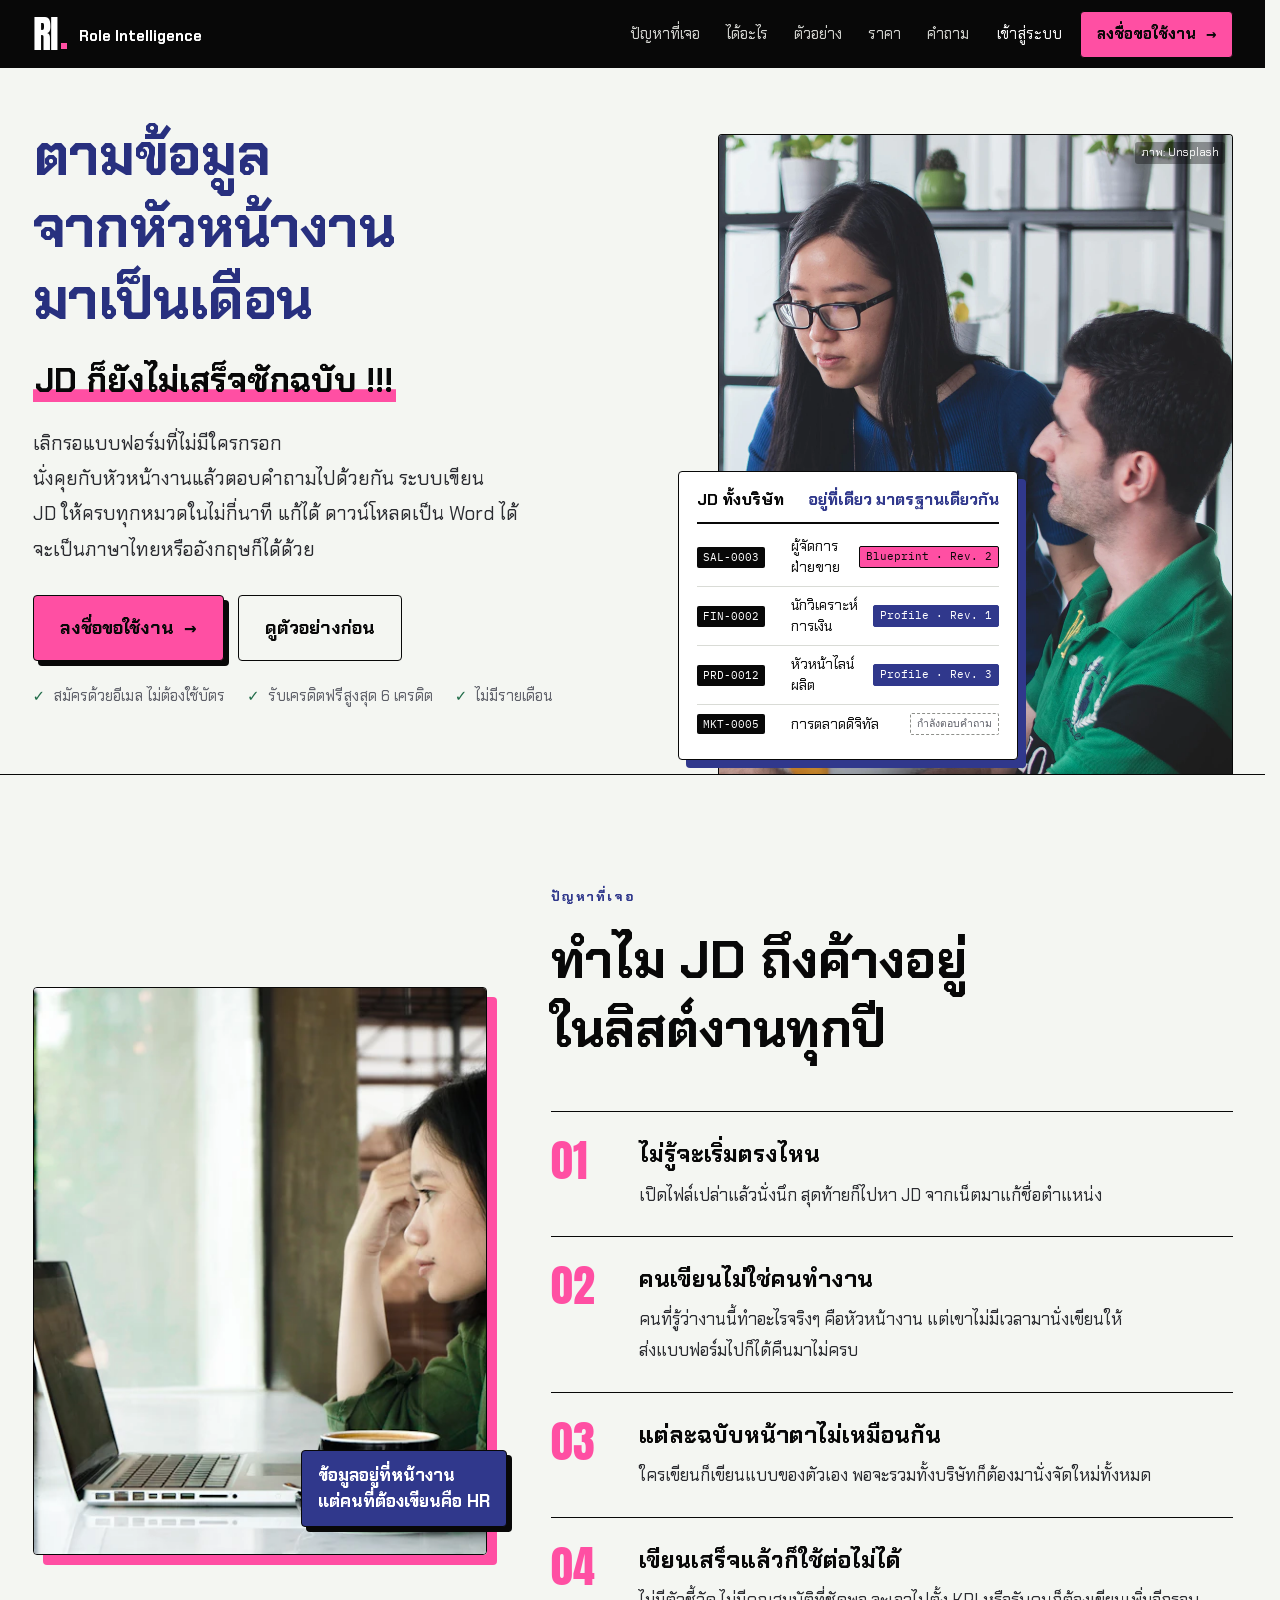
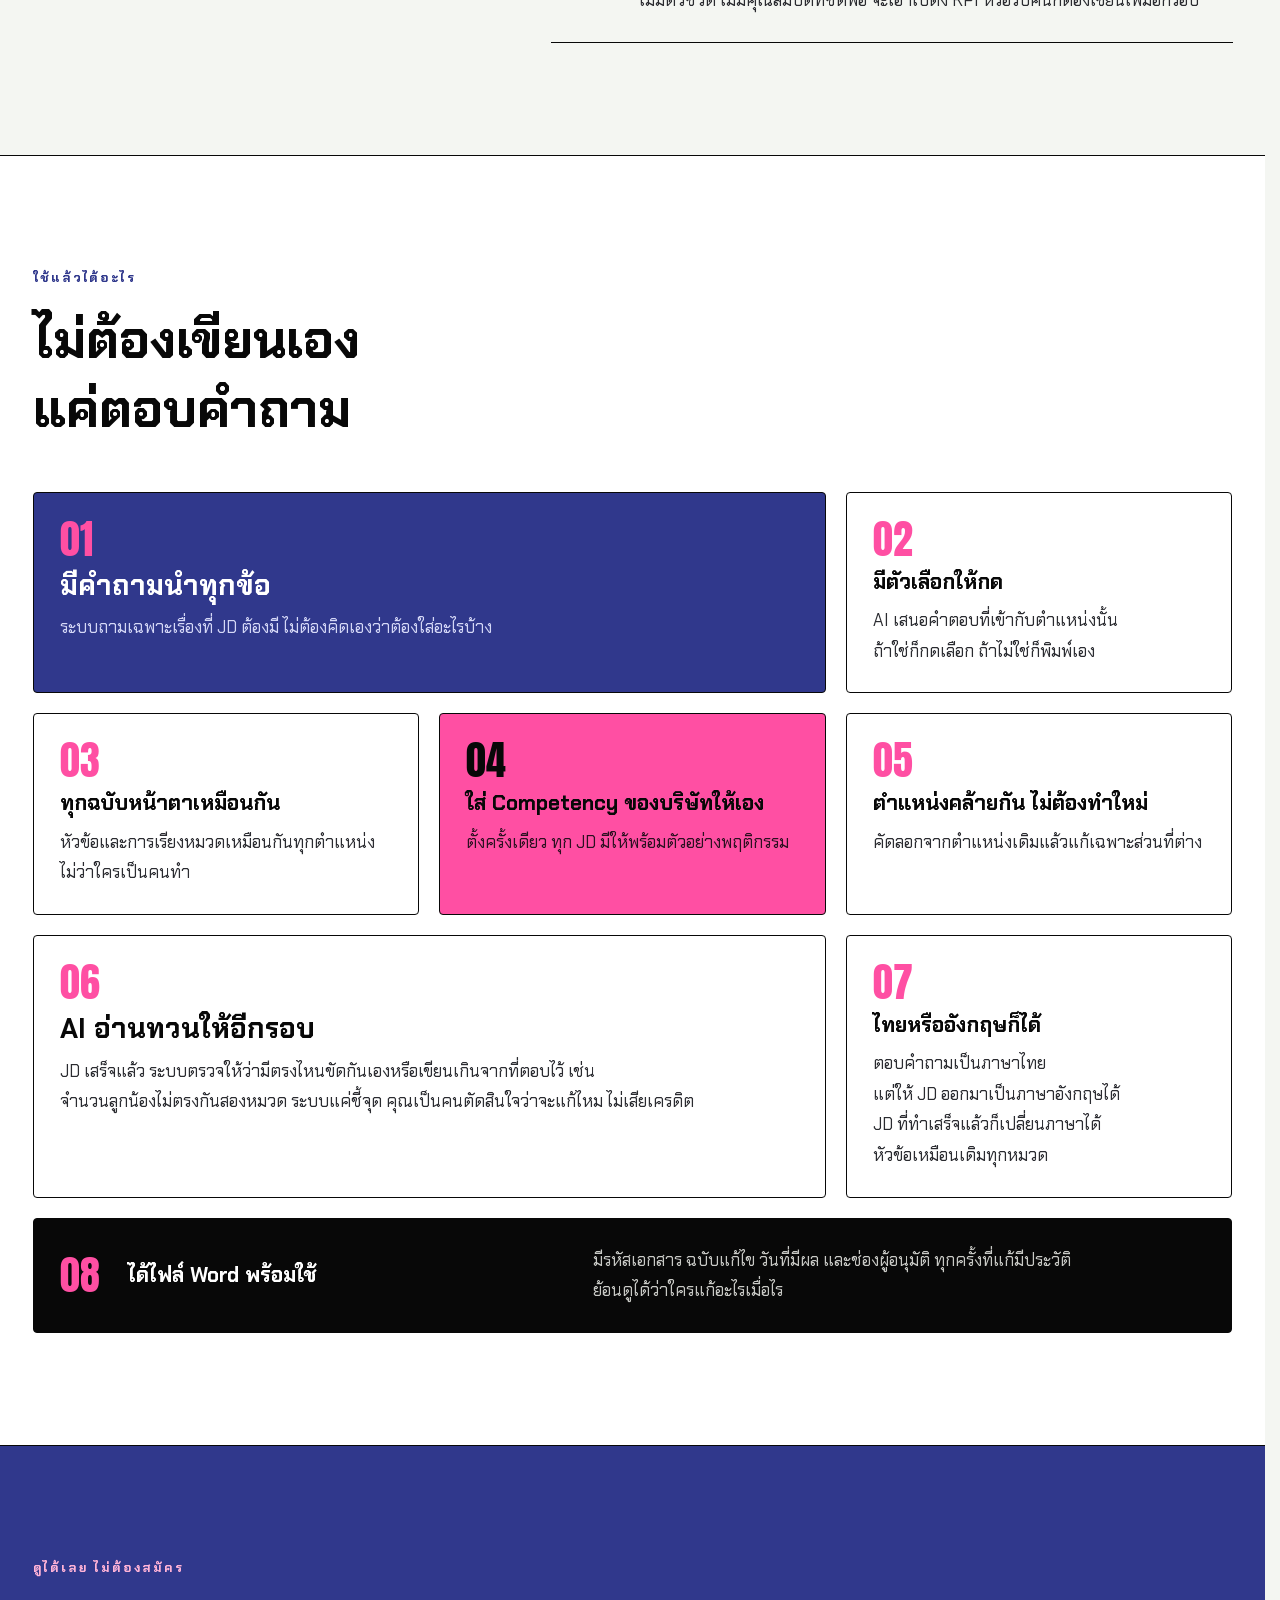
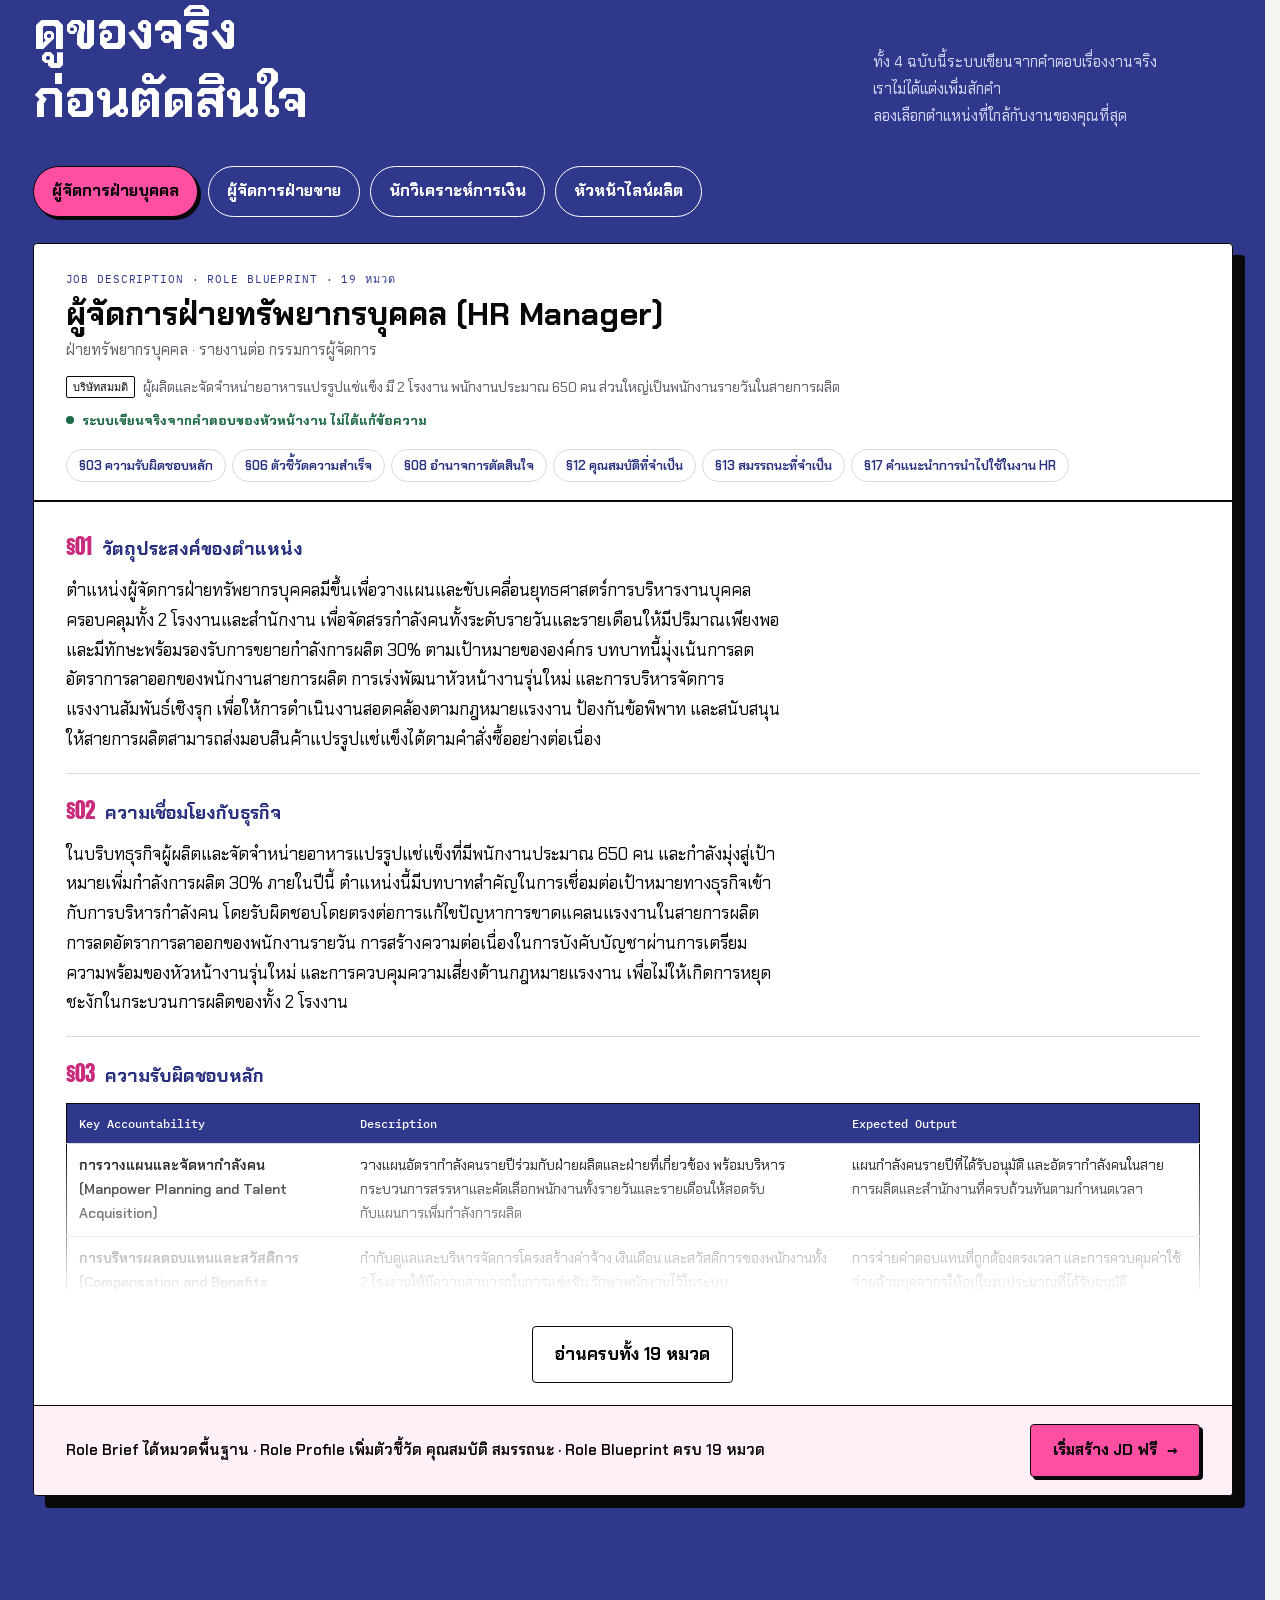
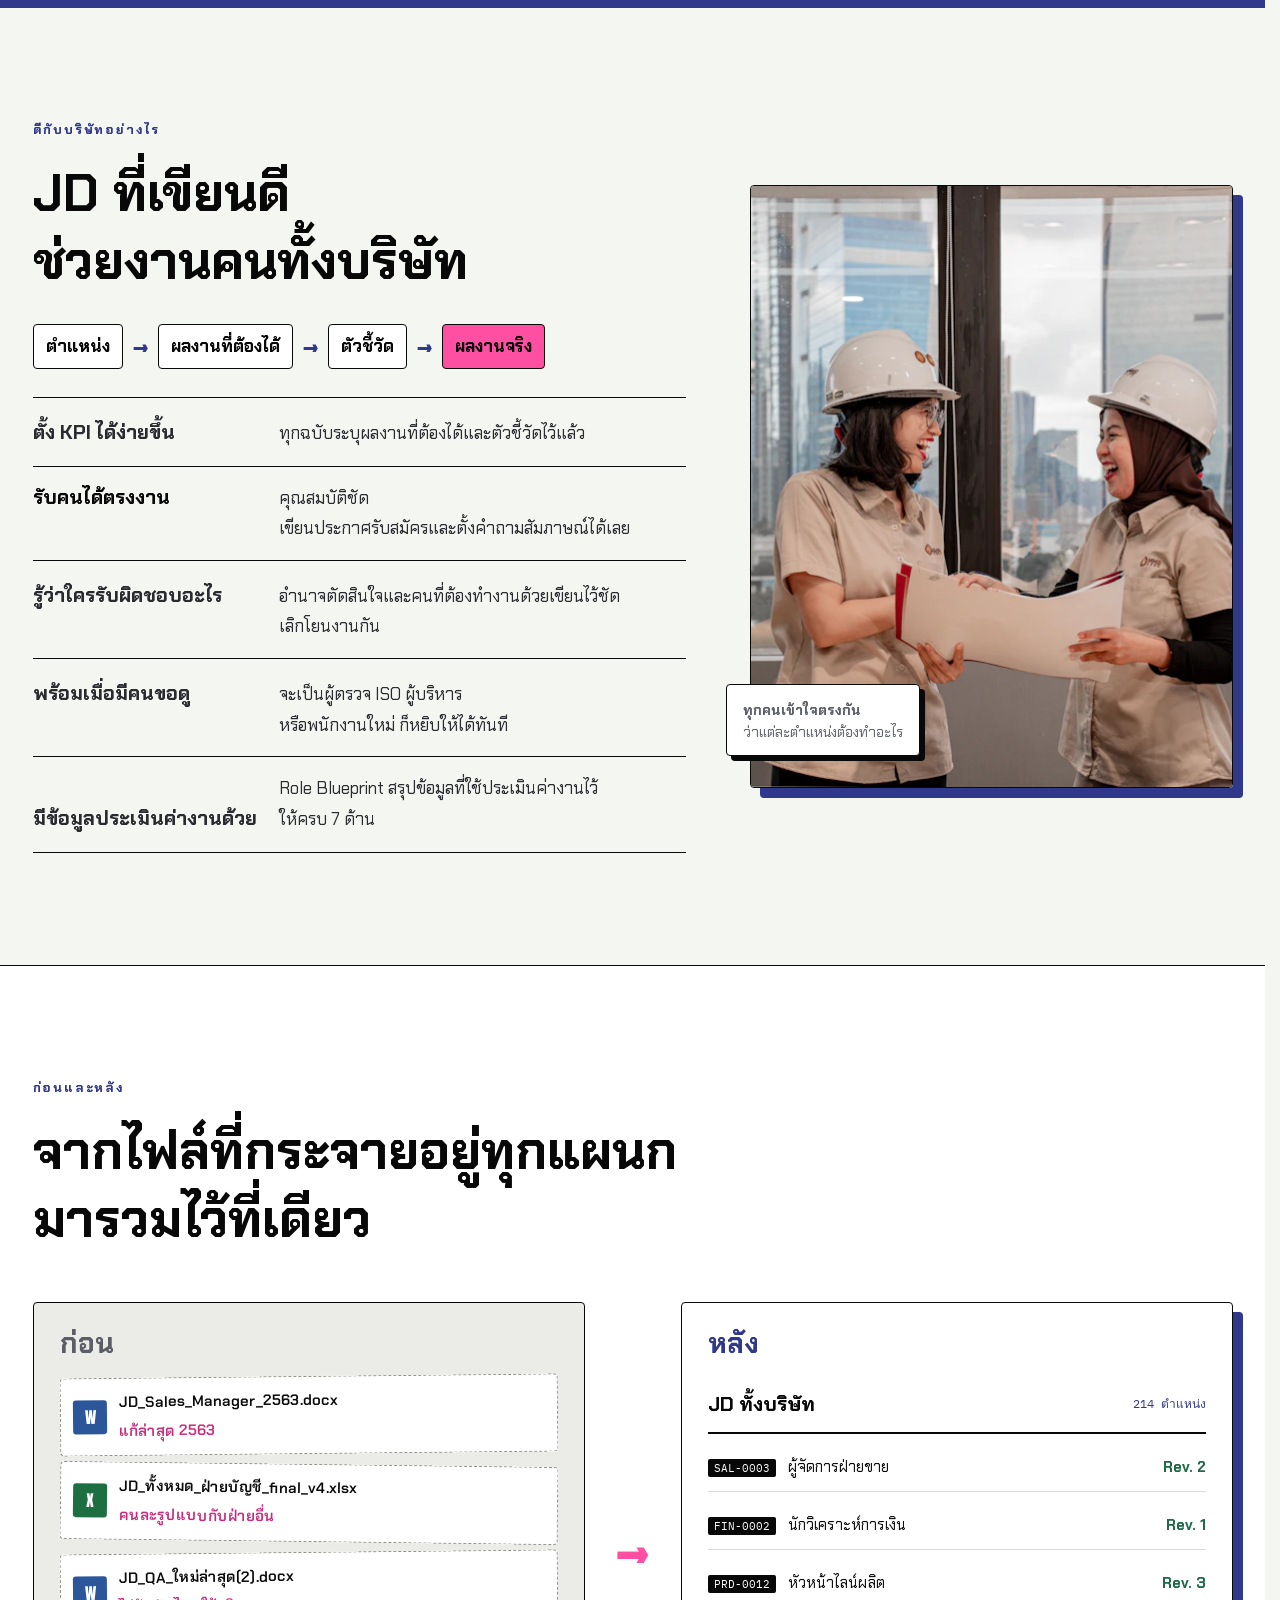
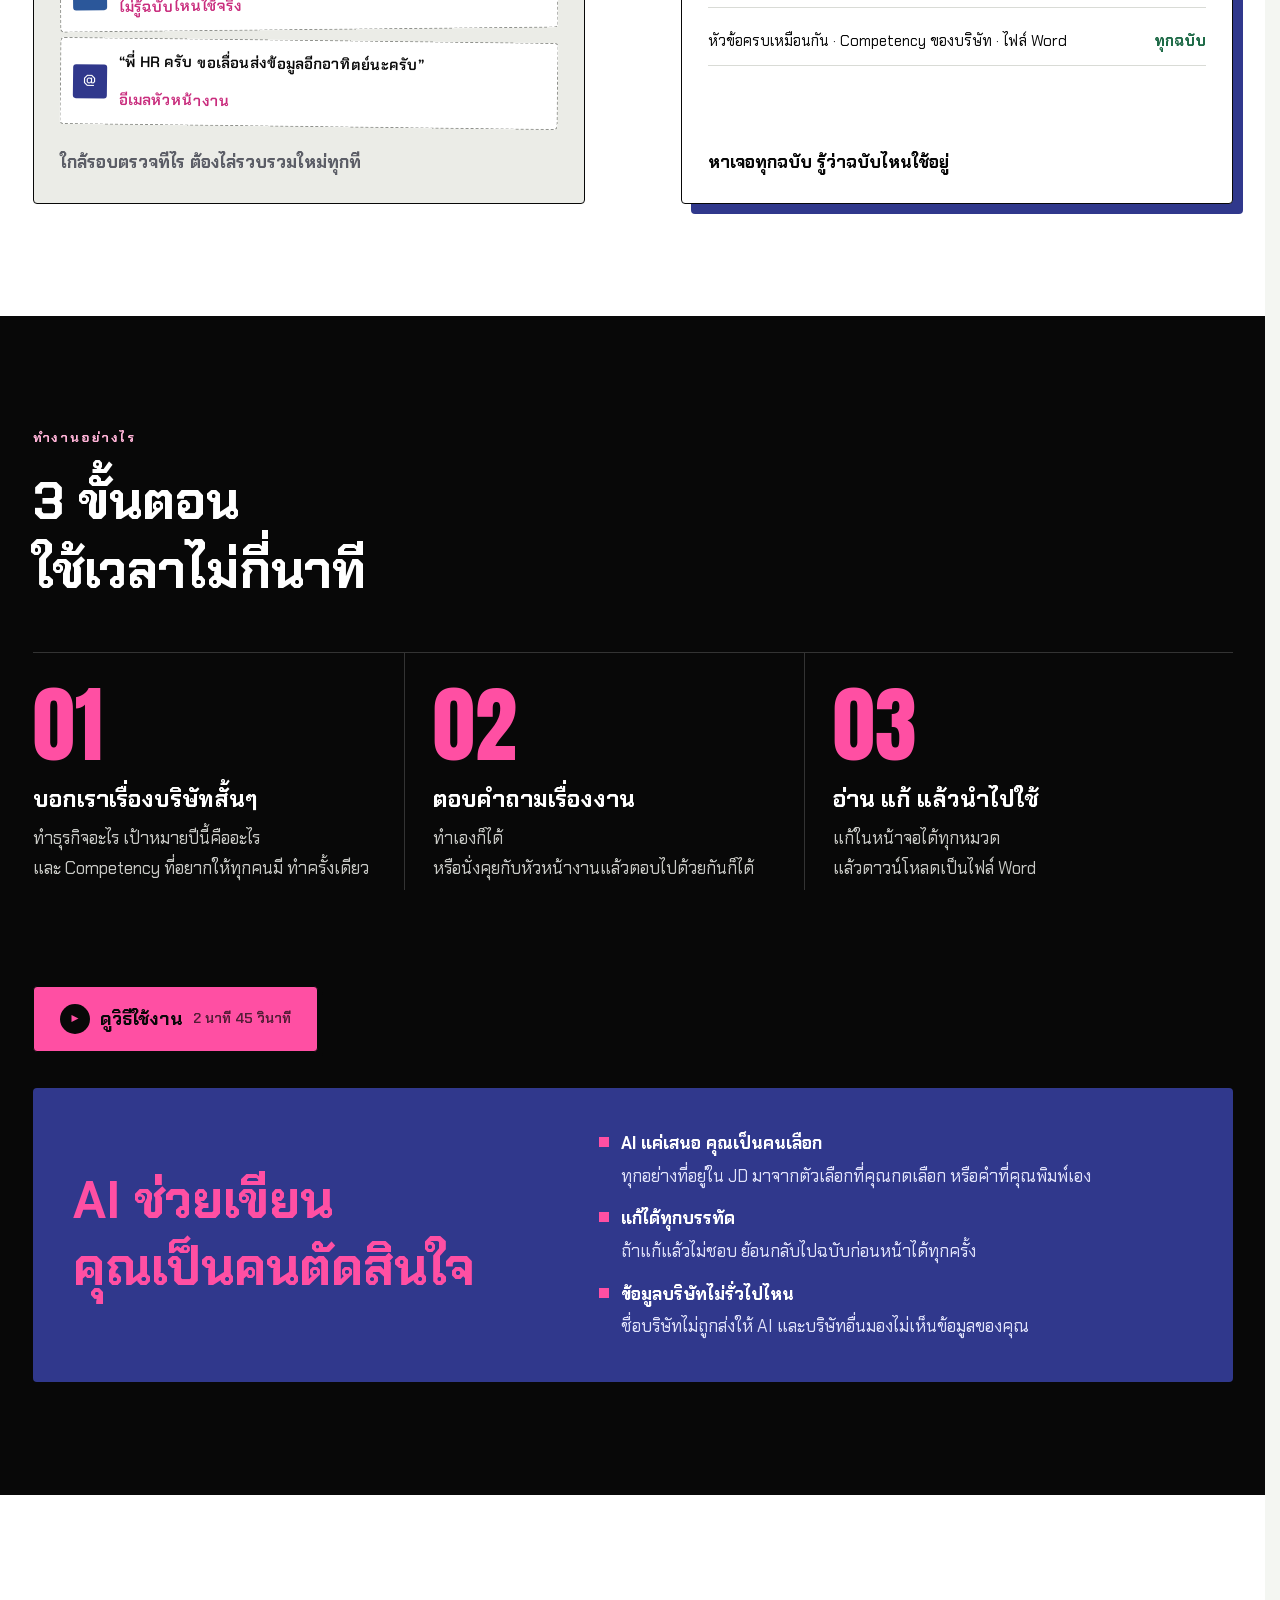
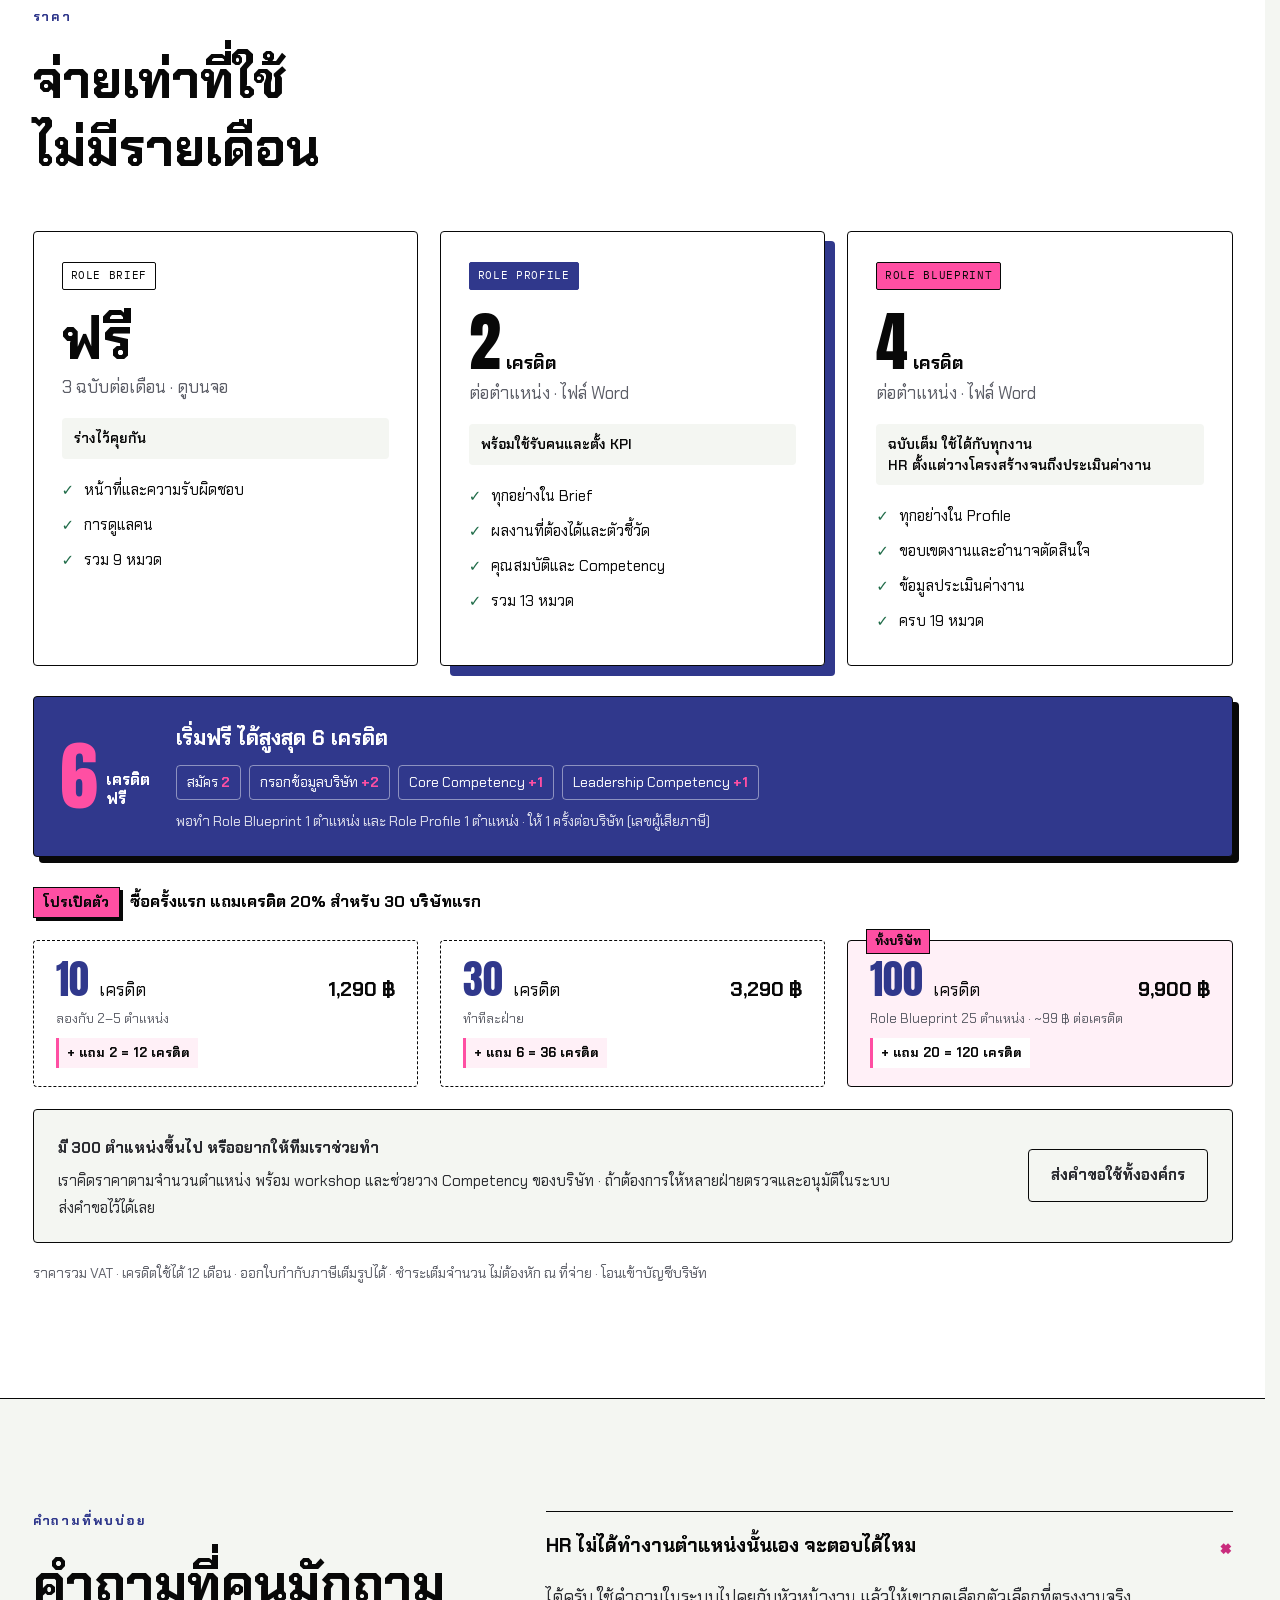
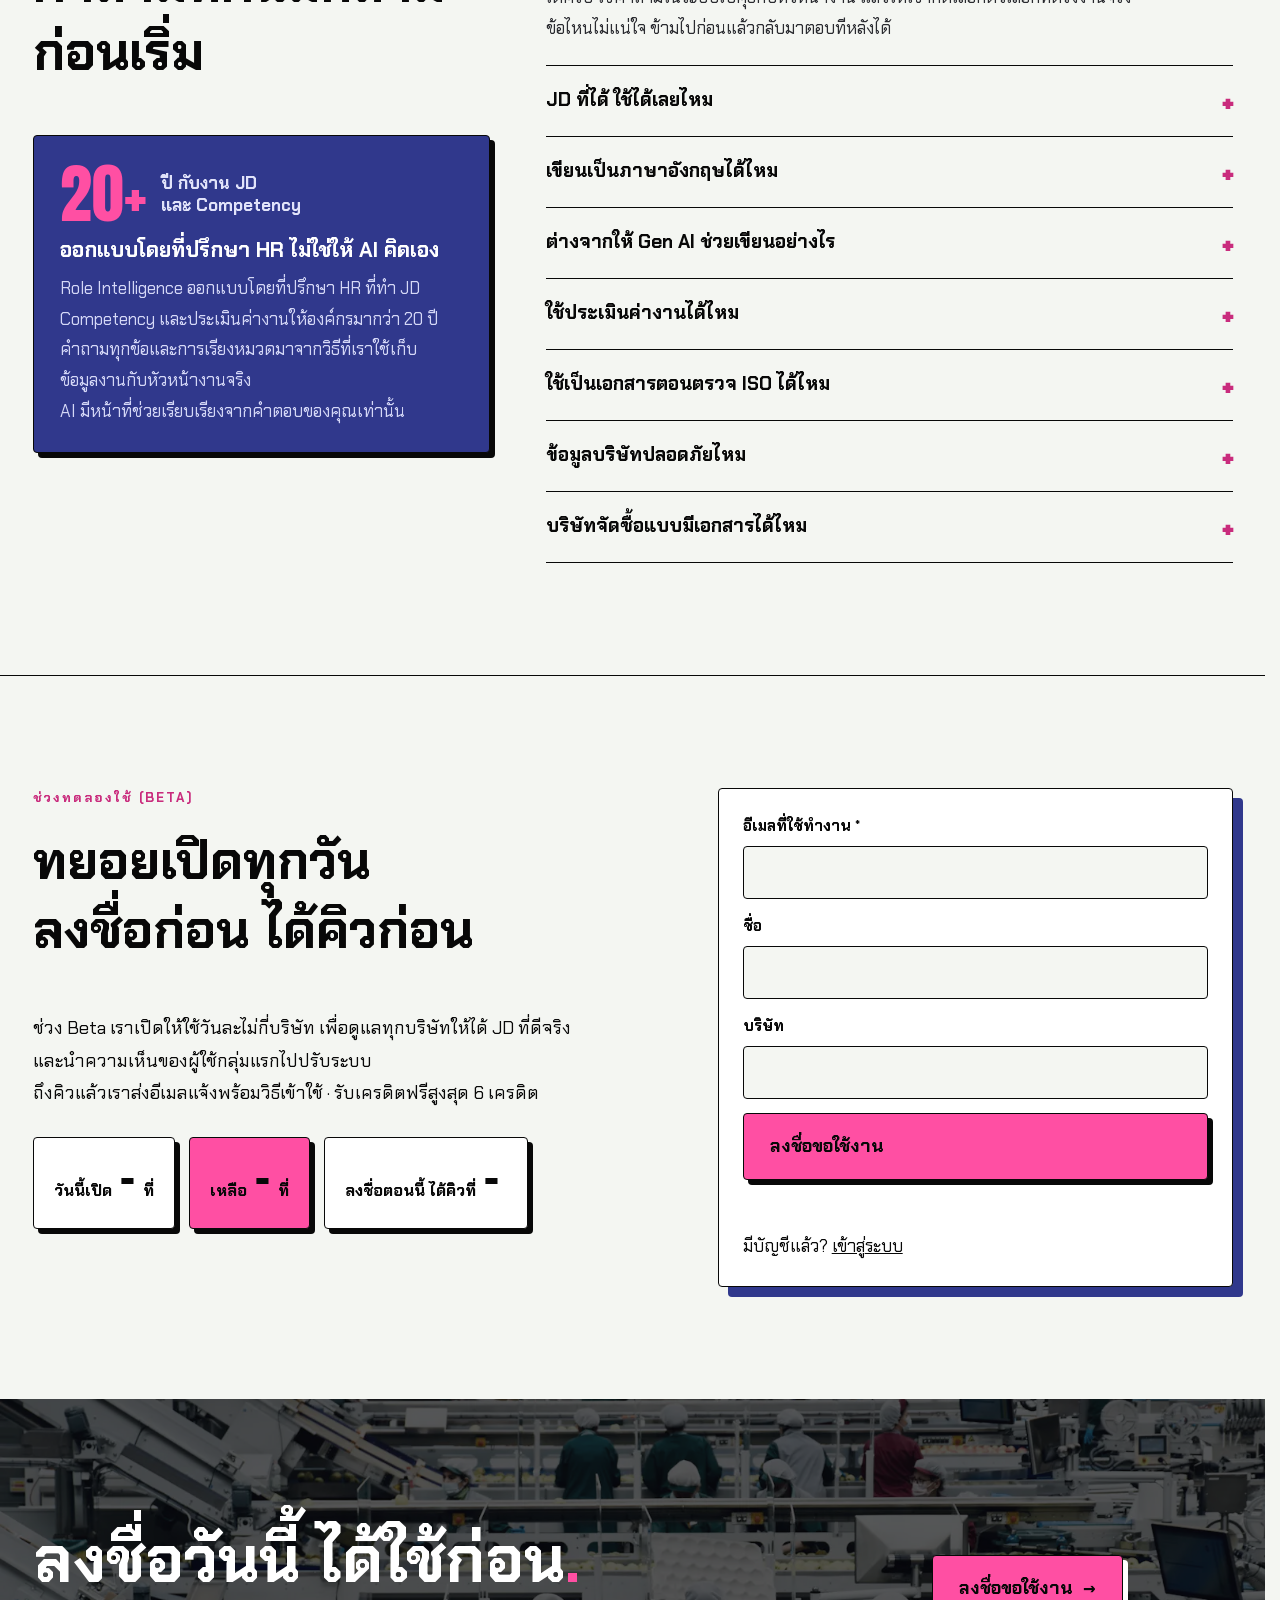
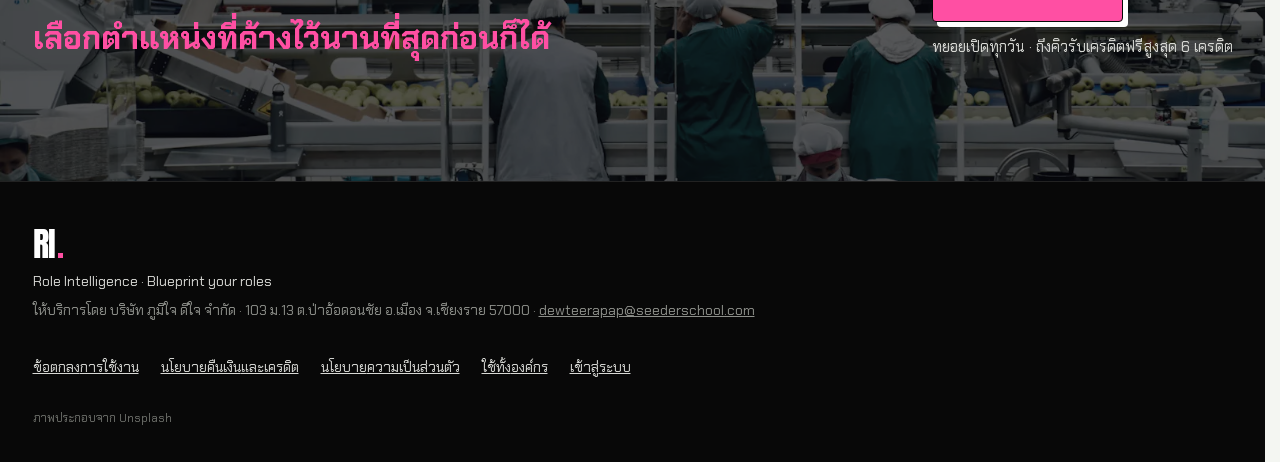
<file: index.html>
<!doctype html>
<html lang="th">
<head>
<meta charset="utf-8">
<meta name="viewport" content="width=device-width, initial-scale=1">
<title>Role Intelligence · เขียน JD ครบทุกหมวดในไม่กี่นาที</title>
<meta name="description" content="ตามข้อมูลจากหัวหน้างานมาเป็นเดือน JD ก็ยังไม่เสร็จซักฉบับ? ตอบคำถามเรื่องงานทีละข้อ ระบบเขียน JD ให้ครบทุกหมวดในไม่กี่นาที แก้ได้ ดาวน์โหลดเป็น Word ได้ ทั้งภาษาไทยและอังกฤษ เริ่มฟรี">
<link rel="icon" type="image/png" sizes="32x32" href="/assets/icons/favicon-32.png">
<link rel="icon" type="image/png" sizes="48x48" href="/assets/icons/favicon-48.png">
<link rel="apple-touch-icon" href="/assets/icons/apple-touch-icon.png">
<link rel="manifest" href="/manifest.webmanifest">
<meta name="theme-color" content="#080808">
<meta name="apple-mobile-web-app-title" content="RI. JD">
<meta name="apple-mobile-web-app-capable" content="yes">
<meta name="mobile-web-app-capable" content="yes">
<script>/* The app moved to app/ (2026-11-23). Old links such as …/#jds, …/#unsubscribe?… or …/?demo=1 go there. */
(function () {
  var id = location.hash.replace(/^#/, '');
  var page = ['', 'top', 'hr', 'gain', 'try', 'org', 'how', 'pricing', 'faq', 'join', 'contact', 'org-request'];
  if (page.indexOf(id) < 0 && !/^jd-/.test(id) || /[?&](demo|theme)=/.test(location.search)) location.replace('app/' + location.search + location.hash);
})();
</script>
<link rel="preconnect" href="https://fonts.googleapis.com">
<link rel="preconnect" href="https://fonts.gstatic.com" crossorigin>
<link rel="stylesheet" href="https://fonts.googleapis.com/css2?family=Anton&family=Chakra+Petch:wght@400;500;600;700&family=IBM+Plex+Mono:wght@500&display=swap">
<link rel="stylesheet" href="assets/landing.css?v=20261127a">
</head>
<body>

<header class="nav" id="top">
  <div class="wrap nav-in">
    <a class="logo" href="#top" aria-label="Role Intelligence"><span class="wm">RI<i></i></span><span class="logo-name">Role Intelligence</span></a>
    <nav class="nav-links" aria-label="เมนู">
      <a href="#hr">ปัญหาที่เจอ</a><a href="#gain">ได้อะไร</a><a href="#try">ตัวอย่าง</a><a href="#pricing">ราคา</a><a href="#faq">คำถาม</a>
    </nav>
    <div class="nav-cta">
      <a class="link" href="app/#signin">เข้าสู่ระบบ</a>
      <a class="btn btn-pink js-cta" href="#join">ลงชื่อขอใช้งาน <span aria-hidden="true">→</span></a>
    </div>
  </div>
</header>

<main>
  <!-- ============ 1. hero: the HR reality ============ -->
  <section class="hero">
    <div class="wrap hero-in">
      <div class="hero-copy">
        <h1 class="hero-title">
          <span class="quote">ตามข้อมูล<br>จากหัวหน้างาน<br>มาเป็นเดือน</span>
          <span class="a"><mark>JD ก็ยังไม่เสร็จซักฉบับ !!!</mark></span>
        </h1>
        <p class="hero-lead">เลิกรอแบบฟอร์มที่ไม่มีใครกรอก นั่งคุยกับหัวหน้างานแล้วตอบคำถามไปด้วยกัน ระบบเขียน JD ให้ครบทุกหมวดในไม่กี่นาที แก้ได้ ดาวน์โหลดเป็น Word ได้ จะเป็นภาษาไทยหรืออังกฤษก็ได้ด้วย</p>
        <div class="hero-actions">
          <a class="btn btn-pink btn-lg js-cta" href="#join">ลงชื่อขอใช้งาน <span aria-hidden="true">→</span></a>
          <a class="btn btn-ghost btn-lg" href="#try">ดูตัวอย่างก่อน</a>
        </div>
        <ul class="trust">
          <li>สมัครด้วยอีเมล ไม่ต้องใช้บัตร</li><li>รับเครดิตฟรีสูงสุด 6 เครดิต</li><li>ไม่มีรายเดือน</li>
        </ul>
      </div>
      <figure class="hero-photo">
        <picture><source media="(min-width: 561px) and (max-width: 960px)" srcset="assets/img/hero-wide.webp"><img src="assets/img/hero.webp" alt="หัวหน้างานอธิบายรายละเอียดงานให้ HR ฟัง" width="1100" height="1300"></picture>
        <div class="tracker" aria-hidden="true">
          <p class="tr-head"><span>JD ทั้งบริษัท</span><b>อยู่ที่เดียว มาตรฐานเดียวกัน</b></p>
          <ul>
            <li><span class="code">SAL-0003</span>ผู้จัดการฝ่ายขาย<em class="t-bp">Blueprint · Rev. 2</em></li>
            <li><span class="code">FIN-0002</span>นักวิเคราะห์การเงิน<em class="t-pf">Profile · Rev. 1</em></li>
            <li><span class="code">PRD-0012</span>หัวหน้าไลน์ผลิต<em class="t-pf">Profile · Rev. 3</em></li>
            <li><span class="code">MKT-0005</span>การตลาดดิจิทัล<em class="n">กำลังตอบคำถาม</em></li>
          </ul>
        </div>
        <figcaption class="credit">ภาพ: Unsplash</figcaption>
      </figure>
    </div>
  </section>

  <!-- ============ 2. what HR is really up against ============ -->
  <section class="sec pain" id="hr">
    <div class="wrap pain-in">
      <figure class="pain-photo">
        <img src="assets/img/hr-pain.webp" alt="HR นั่งคิดว่าจะเขียนหน้าที่ของตำแหน่งที่ตัวเองไม่ได้ทำ" loading="lazy">
        <figcaption>ข้อมูลอยู่ที่หน้างาน<br>แต่คนที่ต้องเขียนคือ HR</figcaption>
      </figure>
      <div>
        <p class="kicker dark">ปัญหาที่เจอ</p>
        <h2 class="sec-title">ทำไม JD ถึงค้างอยู่<br>ในลิสต์งานทุกปี</h2>
        <ol class="costs">
          <li><span>01</span><div><h3>ไม่รู้จะเริ่มตรงไหน</h3><p>เปิดไฟล์เปล่าแล้วนั่งนึก สุดท้ายก็ไปหา JD จากเน็ตมาแก้ชื่อตำแหน่ง</p></div></li>
          <li><span>02</span><div><h3>คนเขียนไม่ใช่คนทำงาน</h3><p>คนที่รู้ว่างานนี้ทำอะไรจริงๆ คือหัวหน้างาน แต่เขาไม่มีเวลามานั่งเขียนให้ ส่งแบบฟอร์มไปก็ได้คืนมาไม่ครบ</p></div></li>
          <li><span>03</span><div><h3>แต่ละฉบับหน้าตาไม่เหมือนกัน</h3><p>ใครเขียนก็เขียนแบบของตัวเอง พอจะรวมทั้งบริษัทก็ต้องมานั่งจัดใหม่ทั้งหมด</p></div></li>
          <li><span>04</span><div><h3>เขียนเสร็จแล้วก็ใช้ต่อไม่ได้</h3><p>ไม่มีตัวชี้วัด ไม่มีคุณสมบัติที่ชัดพอ จะเอาไปตั้ง KPI หรือรับคนก็ต้องเขียนเพิ่มอีกรอบ</p></div></li>
        </ol>
      </div>
    </div>
  </section>

  <!-- ============ 3. what HR gets ============ -->
  <section class="sec gain" id="gain">
    <div class="wrap">
      <p class="kicker dark">ใช้แล้วได้อะไร</p>
      <h2 class="sec-title">ไม่ต้องเขียนเอง<br>แค่ตอบคำถาม</h2>
      <div class="gains">
        <article class="g-card wide indigo">
          <span class="g-num">01</span>
          <h3>มีคำถามนำทุกข้อ</h3>
          <p>ระบบถามเฉพาะเรื่องที่ JD ต้องมี ไม่ต้องคิดเองว่าต้องใส่อะไรบ้าง</p>
        </article>
        <article class="g-card"><span class="g-num">02</span><h3>มีตัวเลือกให้กด</h3><p>AI เสนอคำตอบที่เข้ากับตำแหน่งนั้น ถ้าใช่ก็กดเลือก ถ้าไม่ใช่ก็พิมพ์เอง</p></article>
        <article class="g-card"><span class="g-num">03</span><h3>ทุกฉบับหน้าตาเหมือนกัน</h3><p>หัวข้อและการเรียงหมวดเหมือนกันทุกตำแหน่ง ไม่ว่าใครเป็นคนทำ</p></article>
        <article class="g-card pink"><span class="g-num">04</span><h3>ใส่ Competency ของบริษัทให้เอง</h3><p>ตั้งครั้งเดียว ทุก JD มีให้พร้อมตัวอย่างพฤติกรรม</p></article>
        <article class="g-card"><span class="g-num">05</span><h3>ตำแหน่งคล้ายกัน ไม่ต้องทำใหม่</h3><p>คัดลอกจากตำแหน่งเดิมแล้วแก้เฉพาะส่วนที่ต่าง</p></article>
        <article class="g-card wide"><span class="g-num">06</span><h3>AI อ่านทวนให้อีกรอบ</h3><p>JD เสร็จแล้ว ระบบตรวจให้ว่ามีตรงไหนขัดกันเองหรือเขียนเกินจากที่ตอบไว้ เช่น จำนวนลูกน้องไม่ตรงกันสองหมวด ระบบแค่ชี้จุด คุณเป็นคนตัดสินใจว่าจะแก้ไหม ไม่เสียเครดิต</p></article>
        <article class="g-card"><span class="g-num">07</span><h3>ไทยหรืออังกฤษก็ได้</h3><p>ตอบคำถามเป็นภาษาไทย แต่ให้ JD ออกมาเป็นภาษาอังกฤษได้ JD ที่ทำเสร็จแล้วก็เปลี่ยนภาษาได้ หัวข้อเหมือนเดิมทุกหมวด</p></article>
        <article class="g-card dark"><span class="g-num">08</span><h3>ได้ไฟล์ Word พร้อมใช้</h3><p>มีรหัสเอกสาร ฉบับแก้ไข วันที่มีผล และช่องผู้อนุมัติ ทุกครั้งที่แก้มีประวัติ ย้อนดูได้ว่าใครแก้อะไรเมื่อไร</p></article>
      </div>
    </div>
  </section>

  <!-- ============ 4. try it: corporate and factory roles ============ -->
  <section class="sec try" id="try">
    <div class="wrap">
      <div class="try-head">
        <div>
          <p class="kicker">ดูได้เลย ไม่ต้องสมัคร</p>
          <h2 class="sec-title light">ดูของจริง<br>ก่อนตัดสินใจ</h2>
        </div>
        <p class="try-note">ทั้ง 4 ฉบับนี้ระบบเขียนจากคำตอบเรื่องงานจริง เราไม่ได้แต่งเพิ่มสักคำ ลองเลือกตำแหน่งที่ใกล้กับงานของคุณที่สุด</p>
      </div>
      <div class="roles" role="tablist" aria-label="เลือกตำแหน่งตัวอย่าง">
        <button role="tab" type="button" data-role="hr" aria-selected="true">ผู้จัดการฝ่ายบุคคล</button>
        <button role="tab" type="button" data-role="sales" aria-selected="false">ผู้จัดการฝ่ายขาย</button>
        <button role="tab" type="button" data-role="fin" aria-selected="false">นักวิเคราะห์การเงิน</button>
        <button role="tab" type="button" data-role="prod" aria-selected="false">หัวหน้าไลน์ผลิต</button>
      </div>
      <article class="jd" id="jd" role="tabpanel" aria-live="polite"></article>
    </div>
  </section>

  <!-- ============ 5. what the company gets ============ -->
  <section class="sec org" id="org">
    <div class="wrap org-in">
      <div>
        <p class="kicker dark">ดีกับบริษัทอย่างไร</p>
        <h2 class="sec-title">JD ที่เขียนดี<br>ช่วยงานคนทั้งบริษัท</h2>
        <div class="chain" aria-label="จากตำแหน่งสู่ผลงาน">
          <span>ตำแหน่ง</span><i>→</i><span>ผลงานที่ต้องได้</span><i>→</i><span>ตัวชี้วัด</span><i>→</i><span>ผลงานจริง</span>
        </div>
        <ul class="use-list">
          <li><b>ตั้ง KPI ได้ง่ายขึ้น</b><span>ทุกฉบับระบุผลงานที่ต้องได้และตัวชี้วัดไว้แล้ว</span></li>
          <li><b>รับคนได้ตรงงาน</b><span>คุณสมบัติชัด เขียนประกาศรับสมัครและตั้งคำถามสัมภาษณ์ได้เลย</span></li>
          <li><b>รู้ว่าใครรับผิดชอบอะไร</b><span>อำนาจตัดสินใจและคนที่ต้องทำงานด้วยเขียนไว้ชัด เลิกโยนงานกัน</span></li>
          <li><b>พร้อมเมื่อมีคนขอดู</b><span>จะเป็นผู้ตรวจ ISO ผู้บริหาร หรือพนักงานใหม่ ก็หยิบให้ได้ทันที</span></li>
          <li><b>มีข้อมูลประเมินค่างานด้วย</b><span>Role Blueprint สรุปข้อมูลที่ใช้ประเมินค่างานไว้ให้ครบ 7 ด้าน</span></li>
        </ul>
      </div>
      <figure class="uses-photo">
        <img src="assets/img/org.webp" alt="วิศวกรสองคนสวมหมวกนิรภัยกำลังดูแบบงานร่วมกัน" loading="lazy">
        <figcaption><b>ทุกคนเข้าใจตรงกัน</b><span>ว่าแต่ละตำแหน่งต้องทำอะไร</span></figcaption>
      </figure>
    </div>
  </section>

  <!-- ============ 6. before / after ============ -->
  <section class="sec ba-sec">
    <div class="wrap">
      <p class="kicker dark">ก่อนและหลัง</p>
      <h2 class="sec-title">จากไฟล์ที่กระจายอยู่ทุกแผนก<br>มารวมไว้ที่เดียว</h2>
      <div class="ba">
        <div class="before">
          <p class="ba-label">ก่อน</p>
          <div class="file"><b>W</b><span>JD_Sales_Manager_2563.docx</span><em>แก้ล่าสุด 2563</em></div>
          <div class="file"><b>X</b><span>JD_ทั้งหมด_ฝ่ายบัญชี_final_v4.xlsx</span><em>คนละรูปแบบกับฝ่ายอื่น</em></div>
          <div class="file"><b>W</b><span>JD_QA_ใหม่ล่าสุด(2).docx</span><em>ไม่รู้ฉบับไหนใช้จริง</em></div>
          <div class="file"><b>@</b><span>“พี่ HR ครับ ขอเลื่อนส่งข้อมูลอีกอาทิตย์นะครับ”</span><em>อีเมลหัวหน้างาน</em></div>
          <p class="ba-sum">ใกล้รอบตรวจทีไร ต้องไล่รวบรวมใหม่ทุกที</p>
        </div>
        <div class="arrow" aria-hidden="true">→</div>
        <div class="after">
          <p class="ba-label">หลัง</p>
          <div class="doc-row head"><strong>JD ทั้งบริษัท</strong><span class="rev">214 ตำแหน่ง</span></div>
          <div class="doc-row"><span><span class="code">SAL-0003</span> ผู้จัดการฝ่ายขาย</span><i>Rev. 2</i></div>
          <div class="doc-row"><span><span class="code">FIN-0002</span> นักวิเคราะห์การเงิน</span><i>Rev. 1</i></div>
          <div class="doc-row"><span><span class="code">PRD-0012</span> หัวหน้าไลน์ผลิต</span><i>Rev. 3</i></div>
          <div class="doc-row"><span>หัวข้อครบเหมือนกัน · Competency ของบริษัท · ไฟล์ Word</span><i>ทุกฉบับ</i></div>
          <p class="ba-sum">หาเจอทุกฉบับ รู้ว่าฉบับไหนใช้อยู่</p>
        </div>
      </div>
    </div>
  </section>

  <!-- ============ 7. how it works + responsible AI ============ -->
  <section class="sec how" id="how">
    <div class="wrap">
      <p class="kicker">ทำงานอย่างไร</p>
      <h2 class="sec-title light">3 ขั้นตอน<br>ใช้เวลาไม่กี่นาที</h2>
      <ol class="steps">
        <li><span class="step-no">01</span><h3>บอกเราเรื่องบริษัทสั้นๆ</h3><p>ทำธุรกิจอะไร เป้าหมายปีนี้คืออะไร และ Competency ที่อยากให้ทุกคนมี ทำครั้งเดียว</p></li>
        <li><span class="step-no">02</span><h3>ตอบคำถามเรื่องงาน</h3><p>ทำเองก็ได้ หรือนั่งคุยกับหัวหน้างานแล้วตอบไปด้วยกันก็ได้</p></li>
        <li><span class="step-no">03</span><h3>อ่าน แก้ แล้วนำไปใช้</h3><p>แก้ในหน้าจอได้ทุกหมวด แล้วดาวน์โหลดเป็นไฟล์ Word</p></li>
      </ol>
      <button type="button" class="btn btn-pink btn-lg video-open js-video-open" data-yt="aD_j7jd-yoQ">
        <span class="video-open-play" aria-hidden="true">▶</span> ดูวิธีใช้งาน <small>2 นาที 45 วินาที</small>
      </button>
      <div class="principle">
        <p class="big">AI ช่วยเขียน<br><span>คุณเป็นคนตัดสินใจ</span></p>
        <ul>
          <li><div><b>AI แค่เสนอ คุณเป็นคนเลือก</b>ทุกอย่างที่อยู่ใน JD มาจากตัวเลือกที่คุณกดเลือก หรือคำที่คุณพิมพ์เอง</div></li>
          <li><div><b>แก้ได้ทุกบรรทัด</b>ถ้าแก้แล้วไม่ชอบ ย้อนกลับไปฉบับก่อนหน้าได้ทุกครั้ง</div></li>
          <li><div><b>ข้อมูลบริษัทไม่รั่วไปไหน</b>ชื่อบริษัทไม่ถูกส่งให้ AI และบริษัทอื่นมองไม่เห็นข้อมูลของคุณ</div></li>
        </ul>
      </div>
    </div>
  </section>

  <!-- ============ 8. pricing ============ -->
  <section class="sec pricing" id="pricing">
    <div class="wrap">
      <p class="kicker dark">ราคา</p>
      <h2 class="sec-title">จ่ายเท่าที่ใช้<br>ไม่มีรายเดือน</h2>
      <div class="tiers">
        <article class="tier">
          <span class="tag">Role Brief</span><p class="price price-th">ฟรี</p><p class="per">3 ฉบับต่อเดือน · ดูบนจอ</p>
          <p class="fit">ร่างไว้คุยกัน</p>
          <ul><li>หน้าที่และความรับผิดชอบ</li><li>การดูแลคน</li><li>รวม 9 หมวด</li></ul>
        </article>
        <article class="tier hot">
          <span class="tag">Role Profile</span><p class="price">2<small> เครดิต</small></p><p class="per">ต่อตำแหน่ง · ไฟล์ Word</p>
          <p class="fit">พร้อมใช้รับคนและตั้ง KPI</p>
          <ul><li>ทุกอย่างใน Brief</li><li>ผลงานที่ต้องได้และตัวชี้วัด</li><li>คุณสมบัติและ Competency</li><li>รวม 13 หมวด</li></ul>
        </article>
        <article class="tier">
          <span class="tag pink">Role Blueprint</span><p class="price">4<small> เครดิต</small></p><p class="per">ต่อตำแหน่ง · ไฟล์ Word</p>
          <p class="fit">ฉบับเต็ม ใช้ได้กับทุกงาน HR ตั้งแต่วางโครงสร้างจนถึงประเมินค่างาน</p>
          <ul><li>ทุกอย่างใน Profile</li><li>ขอบเขตงานและอำนาจตัดสินใจ</li><li>ข้อมูลประเมินค่างาน</li><li>ครบ 19 หมวด</li></ul>
        </article>
      </div>
      <div class="free-start">
        <p class="free-num"><b>6</b><span class="fn">เครดิต<br>ฟรี</span></p>
        <div>
          <p class="free-head">เริ่มฟรี ได้สูงสุด 6 เครดิต</p>
          <p class="free-steps"><span class="fs">สมัคร <b>2</b></span><span class="fs">กรอกข้อมูลบริษัท <b>+2</b></span><span class="fs">Core Competency <b>+1</b></span><span class="fs">Leadership Competency <b>+1</b></span></p>
          <p class="free-note">พอทำ Role Blueprint 1 ตำแหน่ง และ Role Profile 1 ตำแหน่ง · ให้ 1 ครั้งต่อบริษัท (เลขผู้เสียภาษี)</p>
        </div>
      </div>
      <p class="promo-head"><span class="promo-tag">โปรเปิดตัว</span> ซื้อครั้งแรก แถมเครดิต 20% สำหรับ 30 บริษัทแรก</p>
      <div class="packs">
        <div class="pack"><b>10</b><span>เครดิต</span><strong>1,290 ฿</strong><small>ลองกับ 2–5 ตำแหน่ง</small><i class="promo">+ แถม 2 = 12 เครดิต</i></div>
        <div class="pack"><b>30</b><span>เครดิต</span><strong>3,290 ฿</strong><small>ทำทีละฝ่าย</small><i class="promo">+ แถม 6 = 36 เครดิต</i></div>
        <div class="pack best"><em>ทั้งบริษัท</em><b>100</b><span>เครดิต</span><strong>9,900 ฿</strong><small>Role Blueprint 25 ตำแหน่ง · ~99 ฿ ต่อเครดิต</small><i class="promo">+ แถม 20 = 120 เครดิต</i></div>
      </div>
      <div class="ent">
        <div><b>มี 300 ตำแหน่งขึ้นไป หรืออยากให้ทีมเราช่วยทำ</b><span>เราคิดราคาตามจำนวนตำแหน่ง พร้อม workshop และช่วยวาง Competency ของบริษัท · ถ้าต้องการให้หลายฝ่ายตรวจและอนุมัติในระบบ ส่งคำขอไว้ได้เลย</span></div>
        <a class="btn btn-ghost js-org-open" href="#org-dialog">ส่งคำขอใช้ทั้งองค์กร</a>
      </div>
      <p class="packs-note">ราคารวม VAT · เครดิตใช้ได้ 12 เดือน · ออกใบกำกับภาษีเต็มรูปได้ · ชำระเต็มจำนวน ไม่ต้องหัก ณ ที่จ่าย · โอนเข้าบัญชีบริษัท</p>
    </div>
  </section>

  <!-- ============ 9. FAQ ============ -->
  <section class="sec" id="faq">
    <div class="wrap faq-in">
      <div>
        <p class="kicker dark">คำถามที่พบบ่อย</p>
        <h2 class="sec-title">คำถามที่คนมักถาม<br>ก่อนเริ่ม</h2>
        <aside class="maker" aria-label="ใครออกแบบระบบนี้">
          <p class="maker-num"><b>20+</b><span>ปี กับงาน JD<br>และ Competency</span></p>
          <h3>ออกแบบโดยที่ปรึกษา HR ไม่ใช่ให้ AI คิดเอง</h3>
          <p>Role Intelligence ออกแบบโดยที่ปรึกษา HR ที่ทำ JD Competency และประเมินค่างานให้องค์กรมากว่า 20 ปี คำถามทุกข้อและการเรียงหมวดมาจากวิธีที่เราใช้เก็บข้อมูลงานกับหัวหน้างานจริง AI มีหน้าที่ช่วยเรียบเรียงจากคำตอบของคุณเท่านั้น</p>
        </aside>
      </div>
      <div class="faq">
        <details open><summary>HR ไม่ได้ทำงานตำแหน่งนั้นเอง จะตอบได้ไหม</summary><p>ได้ครับ ใช้คำถามในระบบไปคุยกับหัวหน้างาน แล้วให้เขากดเลือกตัวเลือกที่ตรงงานจริง ข้อไหนไม่แน่ใจ ข้ามไปก่อนแล้วกลับมาตอบทีหลังได้</p></details>
        <details><summary>JD ที่ได้ ใช้ได้เลยไหม</summary><p>ได้ร่างที่หัวข้อครบและเขียนจากคำตอบจริง แต่ควรให้หัวหน้างานอ่านทวนก่อนใช้ทุกครั้ง แก้ในหน้าจอได้เลย และแก้เองไม่เสียเครดิต</p></details>
        <details><summary>เขียนเป็นภาษาอังกฤษได้ไหม</summary><p>ได้ครับ เลือกได้ทั้งภาษาที่ใช้ตอบคำถามและภาษาของ JD เช่น ตอบเป็นไทยแต่ให้ JD ออกมาเป็นภาษาอังกฤษ</p></details>
        <details><summary>ต่างจากให้ Gen AI ช่วยเขียนอย่างไร</summary><p>Gen AI ทั่วไปเขียนตามที่คุณสั่ง คุณต้องรู้เองว่าจะสั่งอะไร ต้องเล่าเรื่องบริษัทใหม่ทุกครั้ง และได้หน้าตาไม่เหมือนกันในแต่ละรอบ ถ้าข้อมูลไม่พอ มันก็มักเติมให้เองจนดูครบ</p><p>ที่นี่ระบบเป็นคนถาม คุณแค่ตอบเรื่องงานจริง ทุกฉบับมีหัวข้อครบเหมือนกัน ใช้ข้อมูลบริษัทและ Competency ชุดเดียวกันทั้งบริษัท มีรหัสเอกสาร ประวัติการแก้ไข และ AI อ่านทวนให้ว่ามีตรงไหนเขียนเกินจากที่ตอบไว้ JD ทุกตำแหน่งเก็บไว้ที่เดียว ไม่ต้องไล่หาในแชตเก่า</p></details>
        <details><summary>ใช้ประเมินค่างานได้ไหม</summary><p>Role Blueprint มีข้อมูลที่ใช้ประเมินค่างานครบ 7 ด้าน ระบบไม่ได้ให้คะแนนแทน แต่คณะกรรมการใช้ข้อมูลนี้ประเมินต่อได้เลย</p></details>
        <details><summary>ใช้เป็นเอกสารตอนตรวจ ISO ได้ไหม</summary><p>JD มีหน้าที่ ความรับผิดชอบ สมรรถนะที่ต้องมี รหัสเอกสาร และประวัติการแก้ไข ซึ่งเป็นสิ่งที่ผู้ตรวจมักขอดู แต่จะใช้ได้แค่ไหนขึ้นกับระบบเอกสารของแต่ละบริษัท</p></details>
        <details><summary>ข้อมูลบริษัทปลอดภัยไหม</summary><p>ชื่อบริษัทไม่ถูกส่งให้ AI เราส่งไปแค่ลักษณะธุรกิจและคำตอบเรื่องตำแหน่ง และบริษัทอื่นมองไม่เห็นข้อมูลของคุณ</p><p>ขอลบบัญชีได้เองในหน้า "บัญชีของฉัน" เราลบให้และแจ้งผลภายใน 30 วัน ก่อนลบดาวน์โหลด JD เป็น Word เก็บไว้ได้ทุกฉบับ อ่านรายละเอียดใน<a href="privacy.html">นโยบายความเป็นส่วนตัว (PDPA)</a></p></details>
        <details><summary>บริษัทจัดซื้อแบบมีเอกสารได้ไหม</summary><p>ได้ครับ ออกใบกำกับภาษีเต็มรูปได้ กรอกข้อมูลบริษัทครั้งแรกครั้งเดียว โอนเข้าบัญชีบริษัทเต็มจำนวน ไม่ต้องหักภาษี ณ ที่จ่าย</p></details>
      </div>
    </div>
  </section>

  <!-- ============ soft launch queue: the page starts in queue mode; launch.js switches to open sign-up or to "เข้าใช้งาน" for people already signed in ============ -->
  <section class="sec join" id="join">
    <div class="wrap join-in">
      <div>
        <p class="kicker">ช่วงทดลองใช้ (Beta)</p>
        <h2 class="sec-title">ทยอยเปิดทุกวัน<br>ลงชื่อก่อน ได้คิวก่อน</h2>
        <p class="join-lead"><strong class="js-join-when"></strong>ช่วง Beta เราเปิดให้ใช้<span class="js-beta-quota">วันละไม่กี่บริษัท</span> เพื่อดูแลทุกบริษัทให้ได้ JD ที่ดีจริง และนำความเห็นของผู้ใช้กลุ่มแรกไปปรับระบบ ถึงคิวแล้วเราส่งอีเมลแจ้งพร้อมวิธีเข้าใช้ · รับเครดิตฟรีสูงสุด 6 เครดิต</p>
        <div class="join-stats" aria-live="polite">
          <div><span class="js-quota-label">วันนี้เปิด</span><b class="js-quota">–</b><span class="js-quota-unit">ที่</span></div>
          <div class="hot"><span class="js-left-label">เหลือ</span><b class="js-left">–</b><span>ที่</span></div>
          <div class="next"><span>ลงชื่อตอนนี้ ได้คิวที่</span><b class="js-next">–</b><span class="js-next-day"></span></div>
        </div>
        <p class="join-proof js-proof" hidden></p>
      </div>
      <form class="join-form" novalidate>
        <label>อีเมลที่ใช้ทำงาน *<input name="email" type="email" autocomplete="email" required maxlength="120"></label>
        <label>ชื่อ<input name="name" autocomplete="name" maxlength="80"></label>
        <label>บริษัท<input name="company" autocomplete="organization" maxlength="120"></label>
        <label class="hp" aria-hidden="true">เว็บไซต์<input name="website" tabindex="-1" autocomplete="off"></label>
        <button class="btn btn-pink btn-lg" type="submit">ลงชื่อขอใช้งาน</button>
        <div class="form-msg" role="status" aria-live="polite"></div>
        <p class="muted small">มีบัญชีแล้ว? <a href="app/#signin">เข้าสู่ระบบ</a></p>
      </form>
    </div>
  </section>

  <!-- ============ 10. final CTA ============ -->
  <section class="final" id="contact">
    <img src="assets/img/final.webp" alt="" loading="lazy">
    <div class="wrap final-in">
      <h2><span>ลงชื่อวันนี้ ได้ใช้ก่อน<i class="dot"></i></span><span class="sub">เลือกตำแหน่งที่ค้างไว้นานที่สุดก่อนก็ได้</span></h2>
      <div class="final-cta">
        <a class="btn btn-pink btn-lg js-cta" href="#join">ลงชื่อขอใช้งาน <span aria-hidden="true">→</span></a>
        <p>ทยอยเปิดทุกวัน · ถึงคิวรับเครดิตฟรีสูงสุด 6 เครดิต</p>
      </div>
    </div>
  </section>
</main>


<!-- ============ windows: company request, how-to video (opened by launch.js) ============ -->
<dialog class="pop" id="org-dialog" aria-labelledby="org-title">
  <button type="button" class="pop-close js-pop-close" aria-label="ปิด">×</button>
      <form class="org-form" id="org-contact" method="dialog" novalidate>
        <h3 id="org-title">ขอใช้ Role Intelligence ทั้งองค์กร</h3>
        <p class="muted">กรอกไว้ แล้วทีมงานจะติดต่อกลับโดยเร็ว</p>
        <div class="org-grid">
          <label>ชื่อผู้ติดต่อ *<input name="name" autocomplete="name" required maxlength="80"></label>
          <label>บริษัท *<input name="company" autocomplete="organization" required maxlength="120"></label>
          <label>อีเมล *<input name="email" type="email" autocomplete="email" required maxlength="120"></label>
          <label>เบอร์โทร<input name="phone" type="tel" autocomplete="tel" maxlength="30"></label>
          <label>จำนวนตำแหน่งโดยประมาณ<input name="positions" inputmode="numeric" maxlength="30" placeholder="เช่น 300"></label>
          <label class="hp" aria-hidden="true">เว็บไซต์<input name="website" tabindex="-1" autocomplete="off"></label>
          <label class="wide">อยากให้เราช่วยเรื่องอะไร<textarea name="message" rows="3" maxlength="2000"></textarea></label>
        </div>
        <div class="org-foot"><button class="btn btn-pink" type="submit">ส่งคำขอ</button><span class="form-msg" role="status" aria-live="polite"></span></div>
      </form>
</dialog>
<dialog class="pop pop-video" id="video-dialog" aria-label="วิดีโอวิธีใช้งาน">
  <button type="button" class="pop-close js-pop-close" aria-label="ปิดวิดีโอ">×</button>
  <div class="pop-player"></div>
</dialog>

<footer class="foot">
  <div class="wrap foot-in">
    <div><span class="wm">RI<i></i></span><p>Role Intelligence · Blueprint your roles</p><p class="muted">ให้บริการโดย บริษัท ภูมิใจ ดีใจ จำกัด · 103 ม.13 ต.ป่าอ้อดอนชัย อ.เมือง จ.เชียงราย 57000 · <a href="mailto:dewteerapap@seederschool.com">dewteerapap@seederschool.com</a></p></div>
    <nav aria-label="ลิงก์ท้ายหน้า"><a href="terms.html">ข้อตกลงการใช้งาน</a><a href="refund.html">นโยบายคืนเงินและเครดิต</a><a href="privacy.html">นโยบายความเป็นส่วนตัว</a><a href="#org-dialog" class="js-org-open">ใช้ทั้งองค์กร</a><a href="app/#signin">เข้าสู่ระบบ</a></nav>
  </div>
  <p class="wrap photo-credit">ภาพประกอบจาก Unsplash</p>
</footer>

<script src="assets/thai-wrap.js?v=20261123n"></script>
<script src="assets/sample-jds.js?v=20261123b"></script>
<script src="assets/landing.js?v=20261123h"></script>
<script src="config.js?v=20261125a"></script>
<script src="assets/launch.js?v=20261127a"></script>
</body>
</html>
</file>
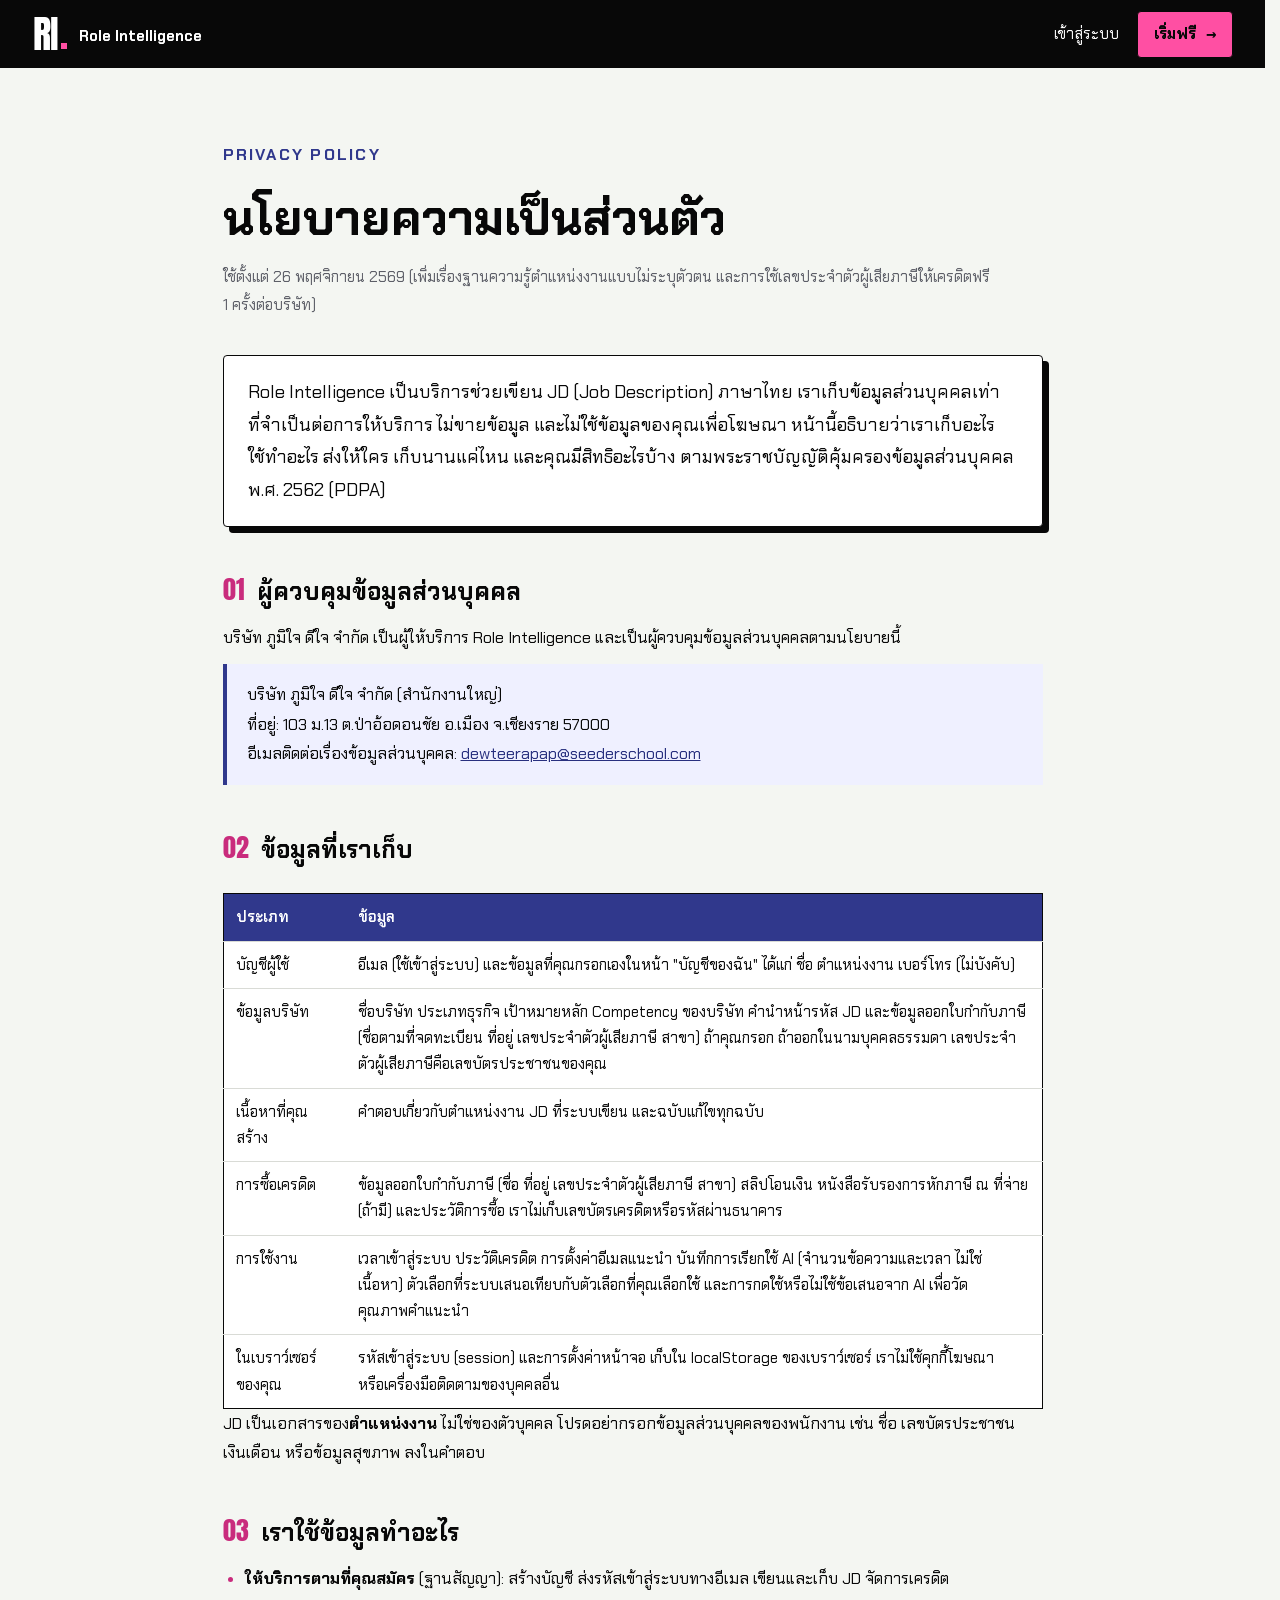
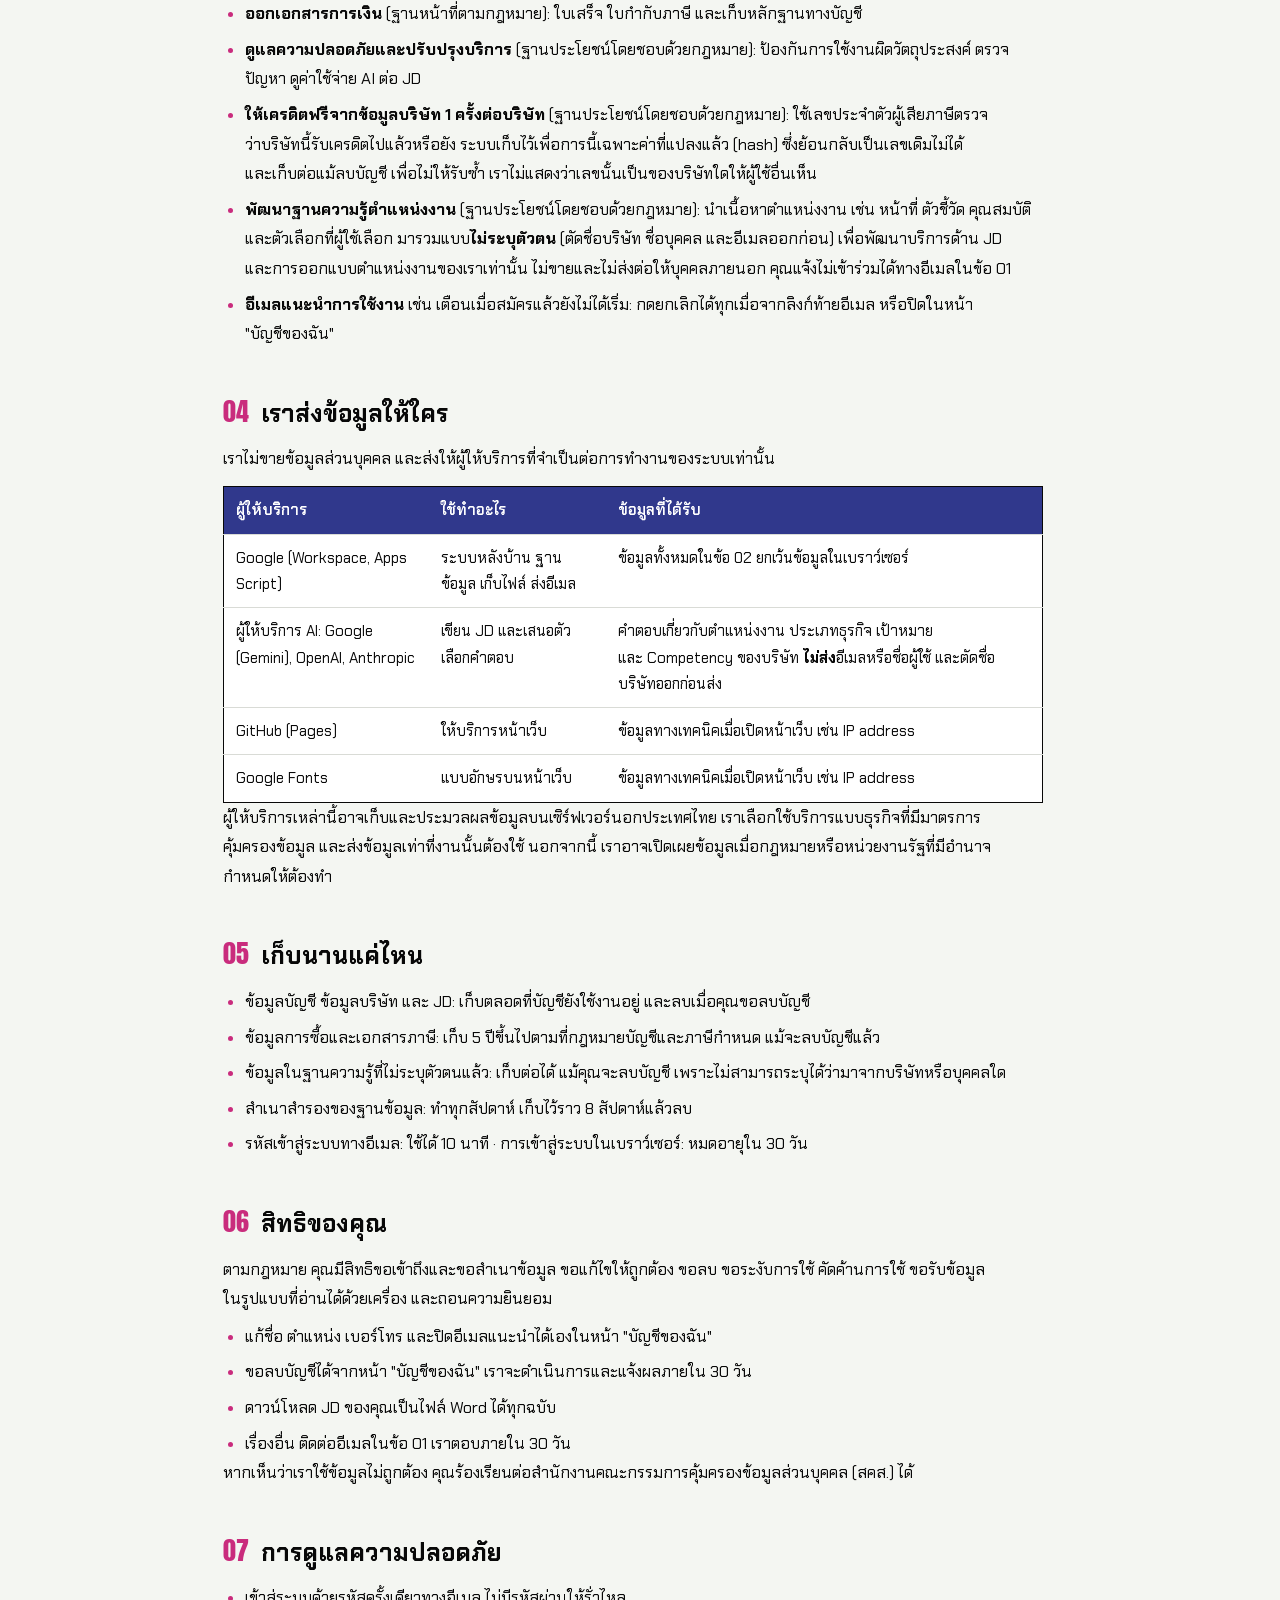
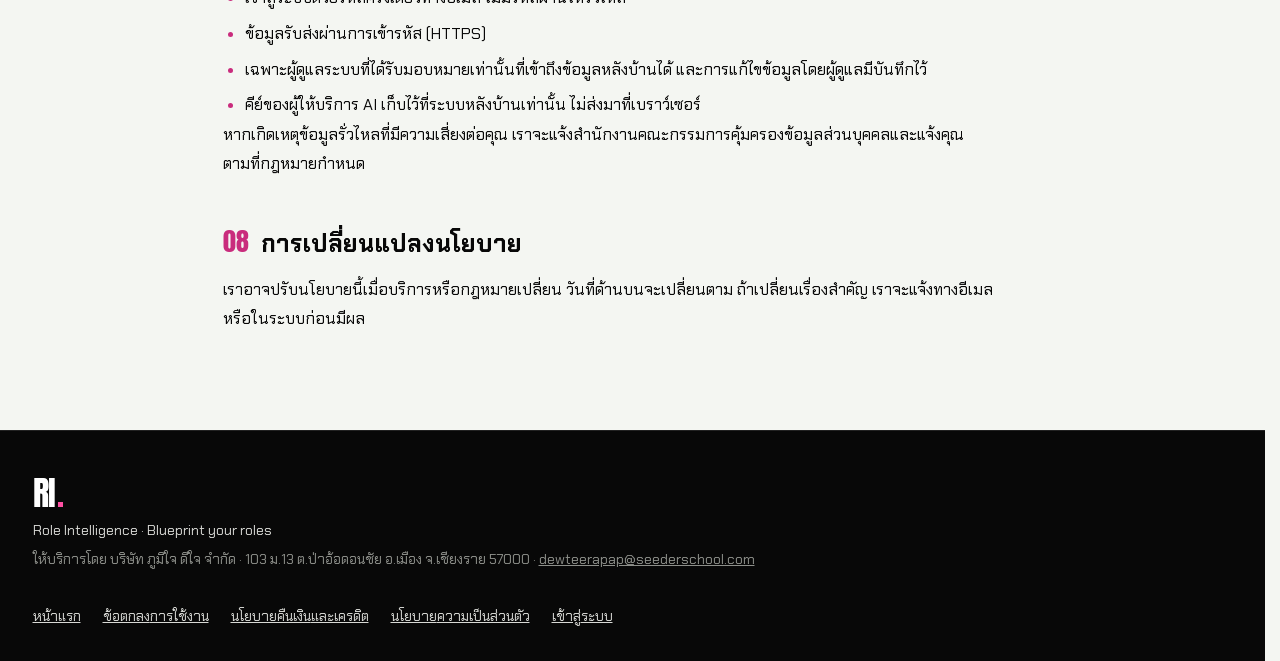
<file: privacy.html>
<!doctype html>
<html lang="th">
<head>
<meta charset="utf-8">
<meta name="viewport" content="width=device-width, initial-scale=1">
<title>นโยบายความเป็นส่วนตัว · Role Intelligence</title>
<meta name="description" content="Role Intelligence เก็บข้อมูลส่วนบุคคลอะไร ใช้ทำอะไร ส่งให้ใคร เก็บนานแค่ไหน และสิทธิของคุณตามกฎหมายคุ้มครองข้อมูลส่วนบุคคล">
<link rel="icon" type="image/png" sizes="32x32" href="/assets/icons/favicon-32.png">
<link rel="icon" type="image/png" sizes="48x48" href="/assets/icons/favicon-48.png">
<link rel="apple-touch-icon" href="/assets/icons/apple-touch-icon.png">
<link rel="manifest" href="/manifest.webmanifest">
<meta name="theme-color" content="#080808">
<meta name="apple-mobile-web-app-title" content="RI. JD">
<meta name="apple-mobile-web-app-capable" content="yes">
<meta name="mobile-web-app-capable" content="yes">
<link rel="preconnect" href="https://fonts.googleapis.com">
<link rel="preconnect" href="https://fonts.gstatic.com" crossorigin>
<link rel="stylesheet" href="https://fonts.googleapis.com/css2?family=Anton&family=Chakra+Petch:wght@400;500;600;700&family=IBM+Plex+Mono:wght@500&display=swap">
<link rel="stylesheet" href="assets/landing.css?v=20261125a">
<style>
  .policy { padding: 72px 0 96px; }
  .policy .wrap { width: min(820px, 100% - 40px); }
  .policy h1 { font-size: clamp(32px, 4.2vw, 48px); font-weight: 700; line-height: 1.3; margin-bottom: 14px; }
  .policy .updated { color: var(--muted); font-size: 15px; margin-bottom: 36px; }
  .policy .lead { font-size: 18px; line-height: 1.8; padding: 20px 24px; background: var(--paper); border: 1px solid #080808; border-radius: var(--r); box-shadow: 6px 6px 0 #080808; margin-bottom: 44px; }
  .policy h2 { font-size: 24px; font-weight: 700; line-height: 1.4; margin: 44px 0 14px; display: flex; gap: 12px; align-items: baseline; }
  .policy h2 b { font-family: var(--display); font-weight: 400; font-size: 26px; color: var(--hot-ink); }
  .policy p, .policy li { font-size: 16px; line-height: 1.85; }
  .policy p + p { margin-top: 10px; }
  .policy ul { padding-left: 22px; margin: 8px 0 0; }
  .policy li + li { margin-top: 6px; }
  .policy li::marker { color: var(--hot-ink); }
  .policy table { width: 100%; border-collapse: collapse; margin-top: 12px; font-size: 15px; background: var(--paper); border: 1px solid #080808; }
  .policy th { background: var(--indigo); color: #fff; text-align: left; font-weight: 600; padding: 10px 12px; }
  .policy td { padding: 10px 12px; border-top: 1px solid var(--line); vertical-align: top; line-height: 1.75; }
  .policy .tbl { overflow-x: auto; }
  .policy .contact { margin-top: 12px; padding: 16px 20px; border-left: 4px solid var(--indigo); background: var(--indigo-soft); }
  .policy a { color: var(--indigo-ink); }
  .policy .tw-chunk { display: inline; }
  @media (max-width: 760px) { .policy { padding: 44px 0 64px; } .policy table { min-width: 560px; } }
</style>
</head>
<body>

<header class="nav">
  <div class="wrap nav-in">
    <a class="logo" href="./" aria-label="Role Intelligence หน้าแรก"><span class="wm">RI<i></i></span><span class="logo-name">Role Intelligence</span></a>
    <div class="nav-cta" style="margin-left:auto">
      <a class="link" href="app/#signin">เข้าสู่ระบบ</a>
      <a class="btn btn-pink" href="app/#signin">เริ่มฟรี <span aria-hidden="true">→</span></a>
    </div>
  </div>
</header>

<main class="policy">
  <div class="wrap">
    <p class="kicker dark">Privacy Policy</p>
    <h1>นโยบายความเป็นส่วนตัว</h1>
    <p class="updated">ใช้ตั้งแต่ 26 พฤศจิกายน 2569 (เพิ่มเรื่องฐานความรู้ตำแหน่งงานแบบไม่ระบุตัวตน และการใช้เลขประจำตัวผู้เสียภาษีให้เครดิตฟรี 1 ครั้งต่อบริษัท)</p>

    <p class="lead">Role Intelligence เป็นบริการช่วยเขียน JD (Job Description) ภาษาไทย เราเก็บข้อมูลส่วนบุคคลเท่าที่จำเป็นต่อการให้บริการ ไม่ขายข้อมูล และไม่ใช้ข้อมูลของคุณเพื่อโฆษณา หน้านี้อธิบายว่าเราเก็บอะไร ใช้ทำอะไร ส่งให้ใคร เก็บนานแค่ไหน และคุณมีสิทธิอะไรบ้าง ตามพระราชบัญญัติคุ้มครองข้อมูลส่วนบุคคล พ.ศ. 2562 (PDPA)</p>

    <h2><b>01</b>ผู้ควบคุมข้อมูลส่วนบุคคล</h2>
    <p>บริษัท ภูมิใจ ดีใจ จำกัด เป็นผู้ให้บริการ Role Intelligence และเป็นผู้ควบคุมข้อมูลส่วนบุคคลตามนโยบายนี้</p>
    <div class="contact">
      <p>บริษัท ภูมิใจ ดีใจ จำกัด (สำนักงานใหญ่)<br>ที่อยู่: 103 ม.13 ต.ป่าอ้อดอนชัย อ.เมือง จ.เชียงราย 57000<br>อีเมลติดต่อเรื่องข้อมูลส่วนบุคคล: <a href="mailto:dewteerapap@seederschool.com">dewteerapap@seederschool.com</a></p>
    </div>

    <h2><b>02</b>ข้อมูลที่เราเก็บ</h2>
    <div class="tbl"><table>
      <thead><tr><th>ประเภท</th><th>ข้อมูล</th></tr></thead>
      <tbody>
        <tr><td>บัญชีผู้ใช้</td><td>อีเมล (ใช้เข้าสู่ระบบ) และข้อมูลที่คุณกรอกเองในหน้า "บัญชีของฉัน" ได้แก่ ชื่อ ตำแหน่งงาน เบอร์โทร (ไม่บังคับ)</td></tr>
        <tr><td>ข้อมูลบริษัท</td><td>ชื่อบริษัท ประเภทธุรกิจ เป้าหมายหลัก Competency ของบริษัท คำนำหน้ารหัส JD และข้อมูลออกใบกำกับภาษี (ชื่อตามที่จดทะเบียน ที่อยู่ เลขประจำตัวผู้เสียภาษี สาขา) ถ้าคุณกรอก ถ้าออกในนามบุคคลธรรมดา เลขประจำตัวผู้เสียภาษีคือเลขบัตรประชาชนของคุณ</td></tr>
        <tr><td>เนื้อหาที่คุณสร้าง</td><td>คำตอบเกี่ยวกับตำแหน่งงาน JD ที่ระบบเขียน และฉบับแก้ไขทุกฉบับ</td></tr>
        <tr><td>การซื้อเครดิต</td><td>ข้อมูลออกใบกำกับภาษี (ชื่อ ที่อยู่ เลขประจำตัวผู้เสียภาษี สาขา) สลิปโอนเงิน หนังสือรับรองการหักภาษี ณ ที่จ่าย (ถ้ามี) และประวัติการซื้อ เราไม่เก็บเลขบัตรเครดิตหรือรหัสผ่านธนาคาร</td></tr>
        <tr><td>การใช้งาน</td><td>เวลาเข้าสู่ระบบ ประวัติเครดิต การตั้งค่าอีเมลแนะนำ บันทึกการเรียกใช้ AI (จำนวนข้อความและเวลา ไม่ใช่เนื้อหา) ตัวเลือกที่ระบบเสนอเทียบกับตัวเลือกที่คุณเลือกใช้ และการกดใช้หรือไม่ใช้ข้อเสนอจาก AI เพื่อวัดคุณภาพคำแนะนำ</td></tr>
        <tr><td>ในเบราว์เซอร์ของคุณ</td><td>รหัสเข้าสู่ระบบ (session) และการตั้งค่าหน้าจอ เก็บใน localStorage ของเบราว์เซอร์ เราไม่ใช้คุกกี้โฆษณาหรือเครื่องมือติดตามของบุคคลอื่น</td></tr>
      </tbody>
    </table></div>
    <p>JD เป็นเอกสารของ<strong>ตำแหน่งงาน</strong> ไม่ใช่ของตัวบุคคล โปรดอย่ากรอกข้อมูลส่วนบุคคลของพนักงาน เช่น ชื่อ เลขบัตรประชาชน เงินเดือน หรือข้อมูลสุขภาพ ลงในคำตอบ</p>

    <h2><b>03</b>เราใช้ข้อมูลทำอะไร</h2>
    <ul>
      <li><strong>ให้บริการตามที่คุณสมัคร</strong> (ฐานสัญญา): สร้างบัญชี ส่งรหัสเข้าสู่ระบบทางอีเมล เขียนและเก็บ JD จัดการเครดิต</li>
      <li><strong>ออกเอกสารการเงิน</strong> (ฐานหน้าที่ตามกฎหมาย): ใบเสร็จ ใบกำกับภาษี และเก็บหลักฐานทางบัญชี</li>
      <li><strong>ดูแลความปลอดภัยและปรับปรุงบริการ</strong> (ฐานประโยชน์โดยชอบด้วยกฎหมาย): ป้องกันการใช้งานผิดวัตถุประสงค์ ตรวจปัญหา ดูค่าใช้จ่าย AI ต่อ JD</li>
      <li><strong>ให้เครดิตฟรีจากข้อมูลบริษัท 1 ครั้งต่อบริษัท</strong> (ฐานประโยชน์โดยชอบด้วยกฎหมาย): ใช้เลขประจำตัวผู้เสียภาษีตรวจว่าบริษัทนี้รับเครดิตไปแล้วหรือยัง ระบบเก็บไว้เพื่อการนี้เฉพาะค่าที่แปลงแล้ว (hash) ซึ่งย้อนกลับเป็นเลขเดิมไม่ได้ และเก็บต่อแม้ลบบัญชี เพื่อไม่ให้รับซ้ำ เราไม่แสดงว่าเลขนั้นเป็นของบริษัทใดให้ผู้ใช้อื่นเห็น</li>
      <li><strong>พัฒนาฐานความรู้ตำแหน่งงาน</strong> (ฐานประโยชน์โดยชอบด้วยกฎหมาย): นำเนื้อหาตำแหน่งงาน เช่น หน้าที่ ตัวชี้วัด คุณสมบัติ และตัวเลือกที่ผู้ใช้เลือก มารวมแบบ<strong>ไม่ระบุตัวตน</strong> (ตัดชื่อบริษัท ชื่อบุคคล และอีเมลออกก่อน) เพื่อพัฒนาบริการด้าน JD และการออกแบบตำแหน่งงานของเราเท่านั้น ไม่ขายและไม่ส่งต่อให้บุคคลภายนอก คุณแจ้งไม่เข้าร่วมได้ทางอีเมลในข้อ 01</li>
      <li><strong>อีเมลแนะนำการใช้งาน</strong> เช่น เตือนเมื่อสมัครแล้วยังไม่ได้เริ่ม: กดยกเลิกได้ทุกเมื่อจากลิงก์ท้ายอีเมล หรือปิดในหน้า "บัญชีของฉัน"</li>
    </ul>

    <h2><b>04</b>เราส่งข้อมูลให้ใคร</h2>
    <p>เราไม่ขายข้อมูลส่วนบุคคล และส่งให้ผู้ให้บริการที่จำเป็นต่อการทำงานของระบบเท่านั้น</p>
    <div class="tbl"><table>
      <thead><tr><th>ผู้ให้บริการ</th><th>ใช้ทำอะไร</th><th>ข้อมูลที่ได้รับ</th></tr></thead>
      <tbody>
        <tr><td>Google (Workspace, Apps Script)</td><td>ระบบหลังบ้าน ฐานข้อมูล เก็บไฟล์ ส่งอีเมล</td><td>ข้อมูลทั้งหมดในข้อ 02 ยกเว้นข้อมูลในเบราว์เซอร์</td></tr>
        <tr><td>ผู้ให้บริการ AI: Google (Gemini), OpenAI, Anthropic</td><td>เขียน JD และเสนอตัวเลือกคำตอบ</td><td>คำตอบเกี่ยวกับตำแหน่งงาน ประเภทธุรกิจ เป้าหมาย และ Competency ของบริษัท <strong>ไม่ส่ง</strong>อีเมลหรือชื่อผู้ใช้ และตัดชื่อบริษัทออกก่อนส่ง</td></tr>
        <tr><td>GitHub (Pages)</td><td>ให้บริการหน้าเว็บ</td><td>ข้อมูลทางเทคนิคเมื่อเปิดหน้าเว็บ เช่น IP address</td></tr>
        <tr><td>Google Fonts</td><td>แบบอักษรบนหน้าเว็บ</td><td>ข้อมูลทางเทคนิคเมื่อเปิดหน้าเว็บ เช่น IP address</td></tr>
      </tbody>
    </table></div>
    <p>ผู้ให้บริการเหล่านี้อาจเก็บและประมวลผลข้อมูลบนเซิร์ฟเวอร์นอกประเทศไทย เราเลือกใช้บริการแบบธุรกิจที่มีมาตรการคุ้มครองข้อมูล และส่งข้อมูลเท่าที่งานนั้นต้องใช้ นอกจากนี้ เราอาจเปิดเผยข้อมูลเมื่อกฎหมายหรือหน่วยงานรัฐที่มีอำนาจกำหนดให้ต้องทำ</p>

    <h2><b>05</b>เก็บนานแค่ไหน</h2>
    <ul>
      <li>ข้อมูลบัญชี ข้อมูลบริษัท และ JD: เก็บตลอดที่บัญชียังใช้งานอยู่ และลบเมื่อคุณขอลบบัญชี</li>
      <li>ข้อมูลการซื้อและเอกสารภาษี: เก็บ 5 ปีขึ้นไปตามที่กฎหมายบัญชีและภาษีกำหนด แม้จะลบบัญชีแล้ว</li>
      <li>ข้อมูลในฐานความรู้ที่ไม่ระบุตัวตนแล้ว: เก็บต่อได้ แม้คุณจะลบบัญชี เพราะไม่สามารถระบุได้ว่ามาจากบริษัทหรือบุคคลใด</li>
      <li>สำเนาสำรองของฐานข้อมูล: ทำทุกสัปดาห์ เก็บไว้ราว 8 สัปดาห์แล้วลบ</li>
      <li>รหัสเข้าสู่ระบบทางอีเมล: ใช้ได้ 10 นาที · การเข้าสู่ระบบในเบราว์เซอร์: หมดอายุใน 30 วัน</li>
    </ul>

    <h2><b>06</b>สิทธิของคุณ</h2>
    <p>ตามกฎหมาย คุณมีสิทธิขอเข้าถึงและขอสำเนาข้อมูล ขอแก้ไขให้ถูกต้อง ขอลบ ขอระงับการใช้ คัดค้านการใช้ ขอรับข้อมูลในรูปแบบที่อ่านได้ด้วยเครื่อง และถอนความยินยอม</p>
    <ul>
      <li>แก้ชื่อ ตำแหน่ง เบอร์โทร และปิดอีเมลแนะนำได้เองในหน้า "บัญชีของฉัน"</li>
      <li>ขอลบบัญชีได้จากหน้า "บัญชีของฉัน" เราจะดำเนินการและแจ้งผลภายใน 30 วัน</li>
      <li>ดาวน์โหลด JD ของคุณเป็นไฟล์ Word ได้ทุกฉบับ</li>
      <li>เรื่องอื่น ติดต่ออีเมลในข้อ 01 เราตอบภายใน 30 วัน</li>
    </ul>
    <p>หากเห็นว่าเราใช้ข้อมูลไม่ถูกต้อง คุณร้องเรียนต่อสำนักงานคณะกรรมการคุ้มครองข้อมูลส่วนบุคคล (สคส.) ได้</p>

    <h2><b>07</b>การดูแลความปลอดภัย</h2>
    <ul>
      <li>เข้าสู่ระบบด้วยรหัสครั้งเดียวทางอีเมล ไม่มีรหัสผ่านให้รั่วไหล</li>
      <li>ข้อมูลรับส่งผ่านการเข้ารหัส (HTTPS)</li>
      <li>เฉพาะผู้ดูแลระบบที่ได้รับมอบหมายเท่านั้นที่เข้าถึงข้อมูลหลังบ้านได้ และการแก้ไขข้อมูลโดยผู้ดูแลมีบันทึกไว้</li>
      <li>คีย์ของผู้ให้บริการ AI เก็บไว้ที่ระบบหลังบ้านเท่านั้น ไม่ส่งมาที่เบราว์เซอร์</li>
    </ul>
    <p>หากเกิดเหตุข้อมูลรั่วไหลที่มีความเสี่ยงต่อคุณ เราจะแจ้งสำนักงานคณะกรรมการคุ้มครองข้อมูลส่วนบุคคลและแจ้งคุณตามที่กฎหมายกำหนด</p>

    <h2><b>08</b>การเปลี่ยนแปลงนโยบาย</h2>
    <p>เราอาจปรับนโยบายนี้เมื่อบริการหรือกฎหมายเปลี่ยน วันที่ด้านบนจะเปลี่ยนตาม ถ้าเปลี่ยนเรื่องสำคัญ เราจะแจ้งทางอีเมลหรือในระบบก่อนมีผล</p>
  </div>
</main>

<footer class="foot">
  <div class="wrap foot-in">
    <div><span class="wm">RI<i></i></span><p>Role Intelligence · Blueprint your roles</p><p class="muted">ให้บริการโดย บริษัท ภูมิใจ ดีใจ จำกัด · 103 ม.13 ต.ป่าอ้อดอนชัย อ.เมือง จ.เชียงราย 57000 · <a href="mailto:dewteerapap@seederschool.com">dewteerapap@seederschool.com</a></p></div>
    <nav aria-label="ลิงก์ท้ายหน้า"><a href="./">หน้าแรก</a><a href="terms.html">ข้อตกลงการใช้งาน</a><a href="refund.html">นโยบายคืนเงินและเครดิต</a><a href="privacy.html">นโยบายความเป็นส่วนตัว</a><a href="app/#signin">เข้าสู่ระบบ</a></nav>
  </div>
</footer>

<script src="assets/thai-wrap.js?v=20261123n"></script>
<script>if (window.thaiWrap) window.thaiWrap.walk(document.querySelector('.policy'));</script>
</body>
</html>
</file>
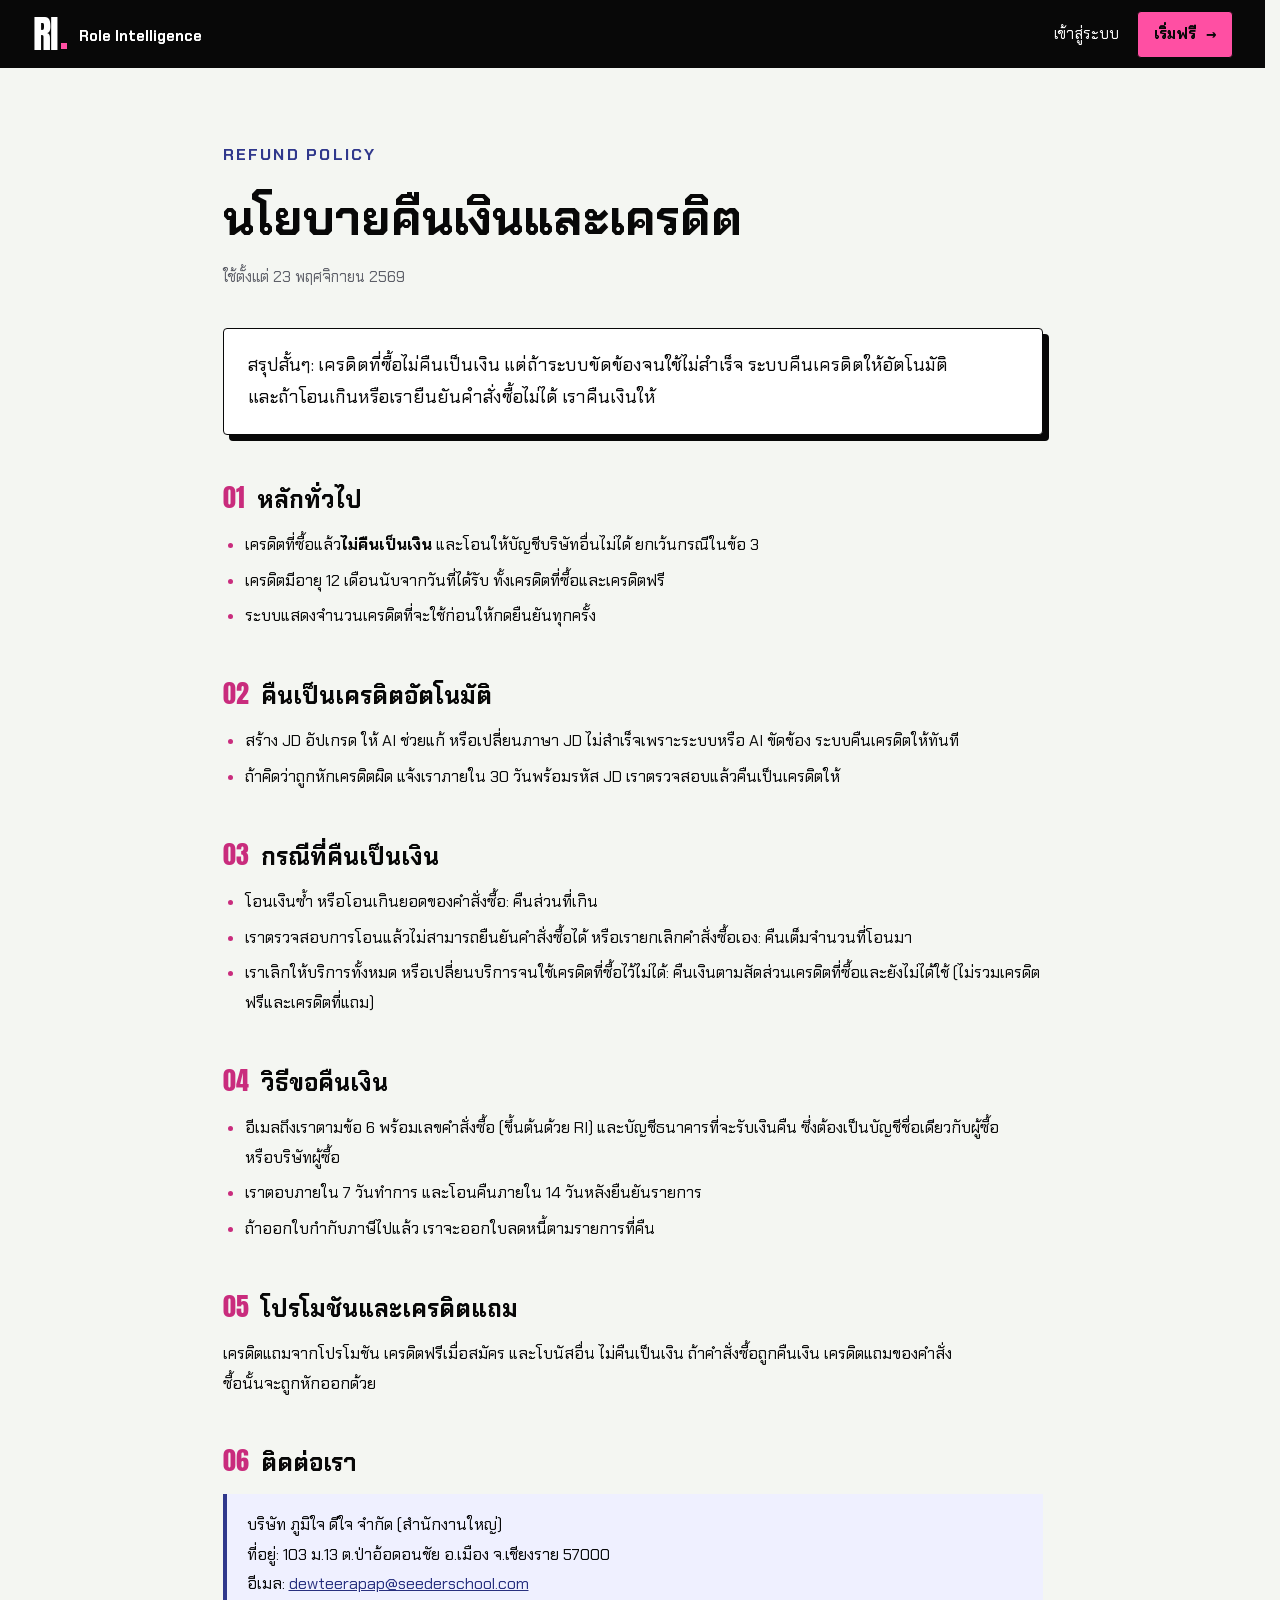
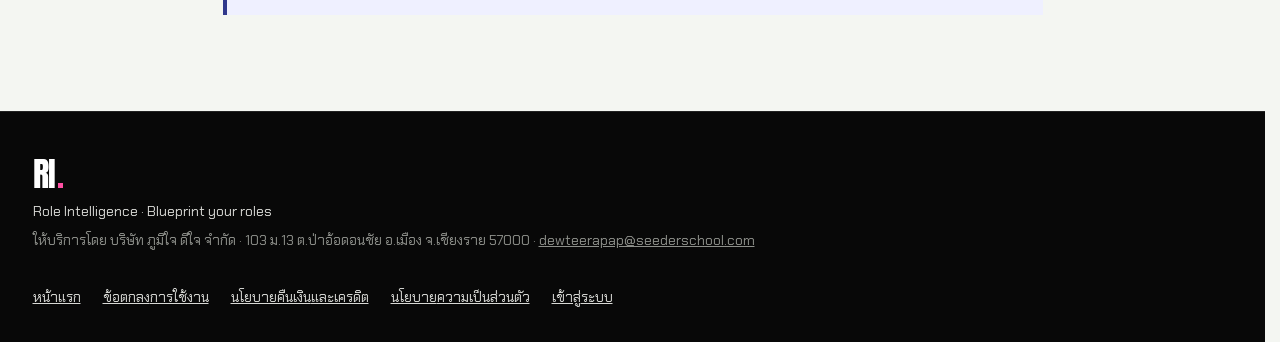
<file: refund.html>
<!doctype html>
<html lang="th">
<head>
<meta charset="utf-8">
<meta name="viewport" content="width=device-width, initial-scale=1">
<title>นโยบายคืนเงินและเครดิต · Role Intelligence</title>
<meta name="description" content="เครดิตใช้อย่างไร มีอายุเท่าไร กรณีไหนคืนเป็นเครดิตอัตโนมัติ และกรณีไหนคืนเป็นเงิน">
<link rel="icon" type="image/png" sizes="32x32" href="/assets/icons/favicon-32.png">
<link rel="icon" type="image/png" sizes="48x48" href="/assets/icons/favicon-48.png">
<link rel="apple-touch-icon" href="/assets/icons/apple-touch-icon.png">
<link rel="manifest" href="/manifest.webmanifest">
<meta name="theme-color" content="#080808">
<meta name="apple-mobile-web-app-title" content="RI. JD">
<meta name="apple-mobile-web-app-capable" content="yes">
<meta name="mobile-web-app-capable" content="yes">
<link rel="preconnect" href="https://fonts.googleapis.com">
<link rel="preconnect" href="https://fonts.gstatic.com" crossorigin>
<link rel="stylesheet" href="https://fonts.googleapis.com/css2?family=Anton&family=Chakra+Petch:wght@400;500;600;700&family=IBM+Plex+Mono:wght@500&display=swap">
<link rel="stylesheet" href="assets/landing.css?v=20261125a">
<style>
  .policy { padding: 72px 0 96px; }
  .policy .wrap { width: min(820px, 100% - 40px); }
  .policy h1 { font-size: clamp(32px, 4.2vw, 48px); font-weight: 700; line-height: 1.3; margin-bottom: 14px; }
  .policy .updated { color: var(--muted); font-size: 15px; margin-bottom: 36px; }
  .policy .lead { font-size: 18px; line-height: 1.8; padding: 20px 24px; background: var(--paper); border: 1px solid #080808; border-radius: var(--r); box-shadow: 6px 6px 0 #080808; margin-bottom: 44px; }
  .policy h2 { font-size: 24px; font-weight: 700; line-height: 1.4; margin: 44px 0 14px; display: flex; gap: 12px; align-items: baseline; }
  .policy h2 b { font-family: var(--display); font-weight: 400; font-size: 26px; color: var(--hot-ink); }
  .policy p, .policy li { font-size: 16px; line-height: 1.85; }
  .policy p + p { margin-top: 10px; }
  .policy ul { padding-left: 22px; margin: 8px 0 0; }
  .policy li + li { margin-top: 6px; }
  .policy li::marker { color: var(--hot-ink); }
  .policy table { width: 100%; border-collapse: collapse; margin-top: 12px; font-size: 15px; background: var(--paper); border: 1px solid #080808; }
  .policy th { background: var(--indigo); color: #fff; text-align: left; font-weight: 600; padding: 10px 12px; }
  .policy td { padding: 10px 12px; border-top: 1px solid var(--line); vertical-align: top; line-height: 1.75; }
  .policy .tbl { overflow-x: auto; }
  .policy .contact { margin-top: 12px; padding: 16px 20px; border-left: 4px solid var(--indigo); background: var(--indigo-soft); }
  .policy a { color: var(--indigo-ink); }
  .policy .tw-chunk { display: inline; }
  @media (max-width: 760px) { .policy { padding: 44px 0 64px; } .policy table { min-width: 560px; } }
</style>
</head>
<body>

<header class="nav">
  <div class="wrap nav-in">
    <a class="logo" href="./" aria-label="Role Intelligence หน้าแรก"><span class="wm">RI<i></i></span><span class="logo-name">Role Intelligence</span></a>
    <div class="nav-cta" style="margin-left:auto">
      <a class="link" href="app/#signin">เข้าสู่ระบบ</a>
      <a class="btn btn-pink" href="app/#signin">เริ่มฟรี <span aria-hidden="true">→</span></a>
    </div>
  </div>
</header>

<main class="policy">
  <div class="wrap">
    <p class="kicker dark">Refund Policy</p>
    <h1>นโยบายคืนเงินและเครดิต</h1>
    <p class="updated">ใช้ตั้งแต่ 23 พฤศจิกายน 2569</p>

    <p class="lead">สรุปสั้นๆ: เครดิตที่ซื้อไม่คืนเป็นเงิน แต่ถ้าระบบขัดข้องจนใช้ไม่สำเร็จ ระบบคืนเครดิตให้อัตโนมัติ และถ้าโอนเกินหรือเรายืนยันคำสั่งซื้อไม่ได้ เราคืนเงินให้</p>

    <h2><b>01</b>หลักทั่วไป</h2>
    <ul>
      <li>เครดิตที่ซื้อแล้ว<strong>ไม่คืนเป็นเงิน</strong> และโอนให้บัญชีบริษัทอื่นไม่ได้ ยกเว้นกรณีในข้อ 3</li>
      <li>เครดิตมีอายุ 12 เดือนนับจากวันที่ได้รับ ทั้งเครดิตที่ซื้อและเครดิตฟรี</li>
      <li>ระบบแสดงจำนวนเครดิตที่จะใช้ก่อนให้กดยืนยันทุกครั้ง</li>
    </ul>
    <h2><b>02</b>คืนเป็นเครดิตอัตโนมัติ</h2>
    <ul>
      <li>สร้าง JD อัปเกรด ให้ AI ช่วยแก้ หรือเปลี่ยนภาษา JD ไม่สำเร็จเพราะระบบหรือ AI ขัดข้อง ระบบคืนเครดิตให้ทันที</li>
      <li>ถ้าคิดว่าถูกหักเครดิตผิด แจ้งเราภายใน 30 วันพร้อมรหัส JD เราตรวจสอบแล้วคืนเป็นเครดิตให้</li>
    </ul>
    <h2><b>03</b>กรณีที่คืนเป็นเงิน</h2>
    <ul>
      <li>โอนเงินซ้ำ หรือโอนเกินยอดของคำสั่งซื้อ: คืนส่วนที่เกิน</li>
      <li>เราตรวจสอบการโอนแล้วไม่สามารถยืนยันคำสั่งซื้อได้ หรือเรายกเลิกคำสั่งซื้อเอง: คืนเต็มจำนวนที่โอนมา</li>
      <li>เราเลิกให้บริการทั้งหมด หรือเปลี่ยนบริการจนใช้เครดิตที่ซื้อไว้ไม่ได้: คืนเงินตามสัดส่วนเครดิตที่ซื้อและยังไม่ได้ใช้ (ไม่รวมเครดิตฟรีและเครดิตที่แถม)</li>
    </ul>
    <h2><b>04</b>วิธีขอคืนเงิน</h2>
    <ul>
      <li>อีเมลถึงเราตามข้อ 6 พร้อมเลขคำสั่งซื้อ (ขึ้นต้นด้วย RI) และบัญชีธนาคารที่จะรับเงินคืน ซึ่งต้องเป็นบัญชีชื่อเดียวกับผู้ซื้อหรือบริษัทผู้ซื้อ</li>
      <li>เราตอบภายใน 7 วันทำการ และโอนคืนภายใน 14 วันหลังยืนยันรายการ</li>
      <li>ถ้าออกใบกำกับภาษีไปแล้ว เราจะออกใบลดหนี้ตามรายการที่คืน</li>
    </ul>
    <h2><b>05</b>โปรโมชันและเครดิตแถม</h2>
    <p>เครดิตแถมจากโปรโมชัน เครดิตฟรีเมื่อสมัคร และโบนัสอื่น ไม่คืนเป็นเงิน ถ้าคำสั่งซื้อถูกคืนเงิน เครดิตแถมของคำสั่งซื้อนั้นจะถูกหักออกด้วย</p>
    <h2><b>06</b>ติดต่อเรา</h2>
<div class="contact"><p>บริษัท ภูมิใจ ดีใจ จำกัด (สำนักงานใหญ่)<br>ที่อยู่: 103 ม.13 ต.ป่าอ้อดอนชัย อ.เมือง จ.เชียงราย 57000<br>อีเมล: <a href="mailto:dewteerapap@seederschool.com">dewteerapap@seederschool.com</a></p></div>
  </div>
</main>

<footer class="foot">
  <div class="wrap foot-in">
    <div><span class="wm">RI<i></i></span><p>Role Intelligence · Blueprint your roles</p><p class="muted">ให้บริการโดย บริษัท ภูมิใจ ดีใจ จำกัด · 103 ม.13 ต.ป่าอ้อดอนชัย อ.เมือง จ.เชียงราย 57000 · <a href="mailto:dewteerapap@seederschool.com">dewteerapap@seederschool.com</a></p></div>
    <nav aria-label="ลิงก์ท้ายหน้า"><a href="./">หน้าแรก</a><a href="terms.html">ข้อตกลงการใช้งาน</a><a href="refund.html">นโยบายคืนเงินและเครดิต</a><a href="privacy.html">นโยบายความเป็นส่วนตัว</a><a href="app/#signin">เข้าสู่ระบบ</a></nav>
  </div>
</footer>

<script src="assets/thai-wrap.js?v=20261123n"></script>
<script>if (window.thaiWrap) window.thaiWrap.walk(document.querySelector('.policy'));</script>
</body>
</html>
</file>
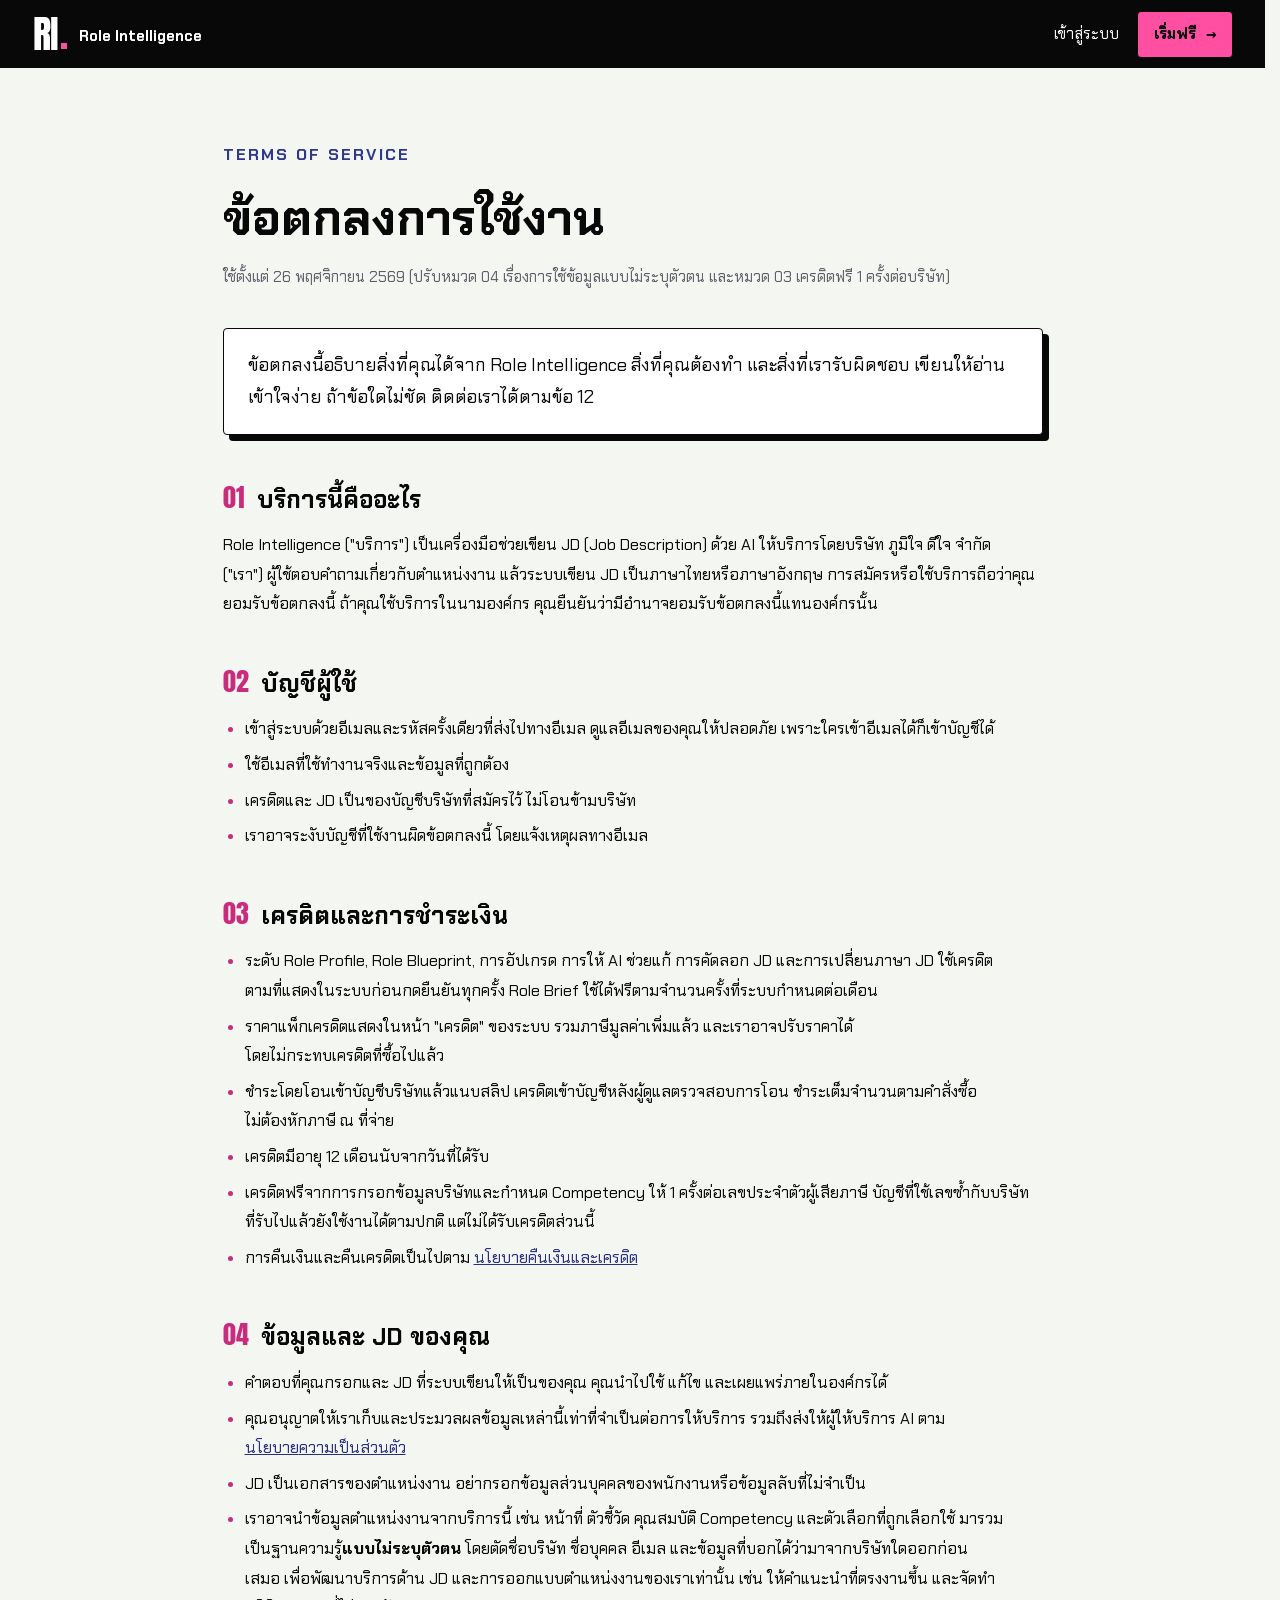
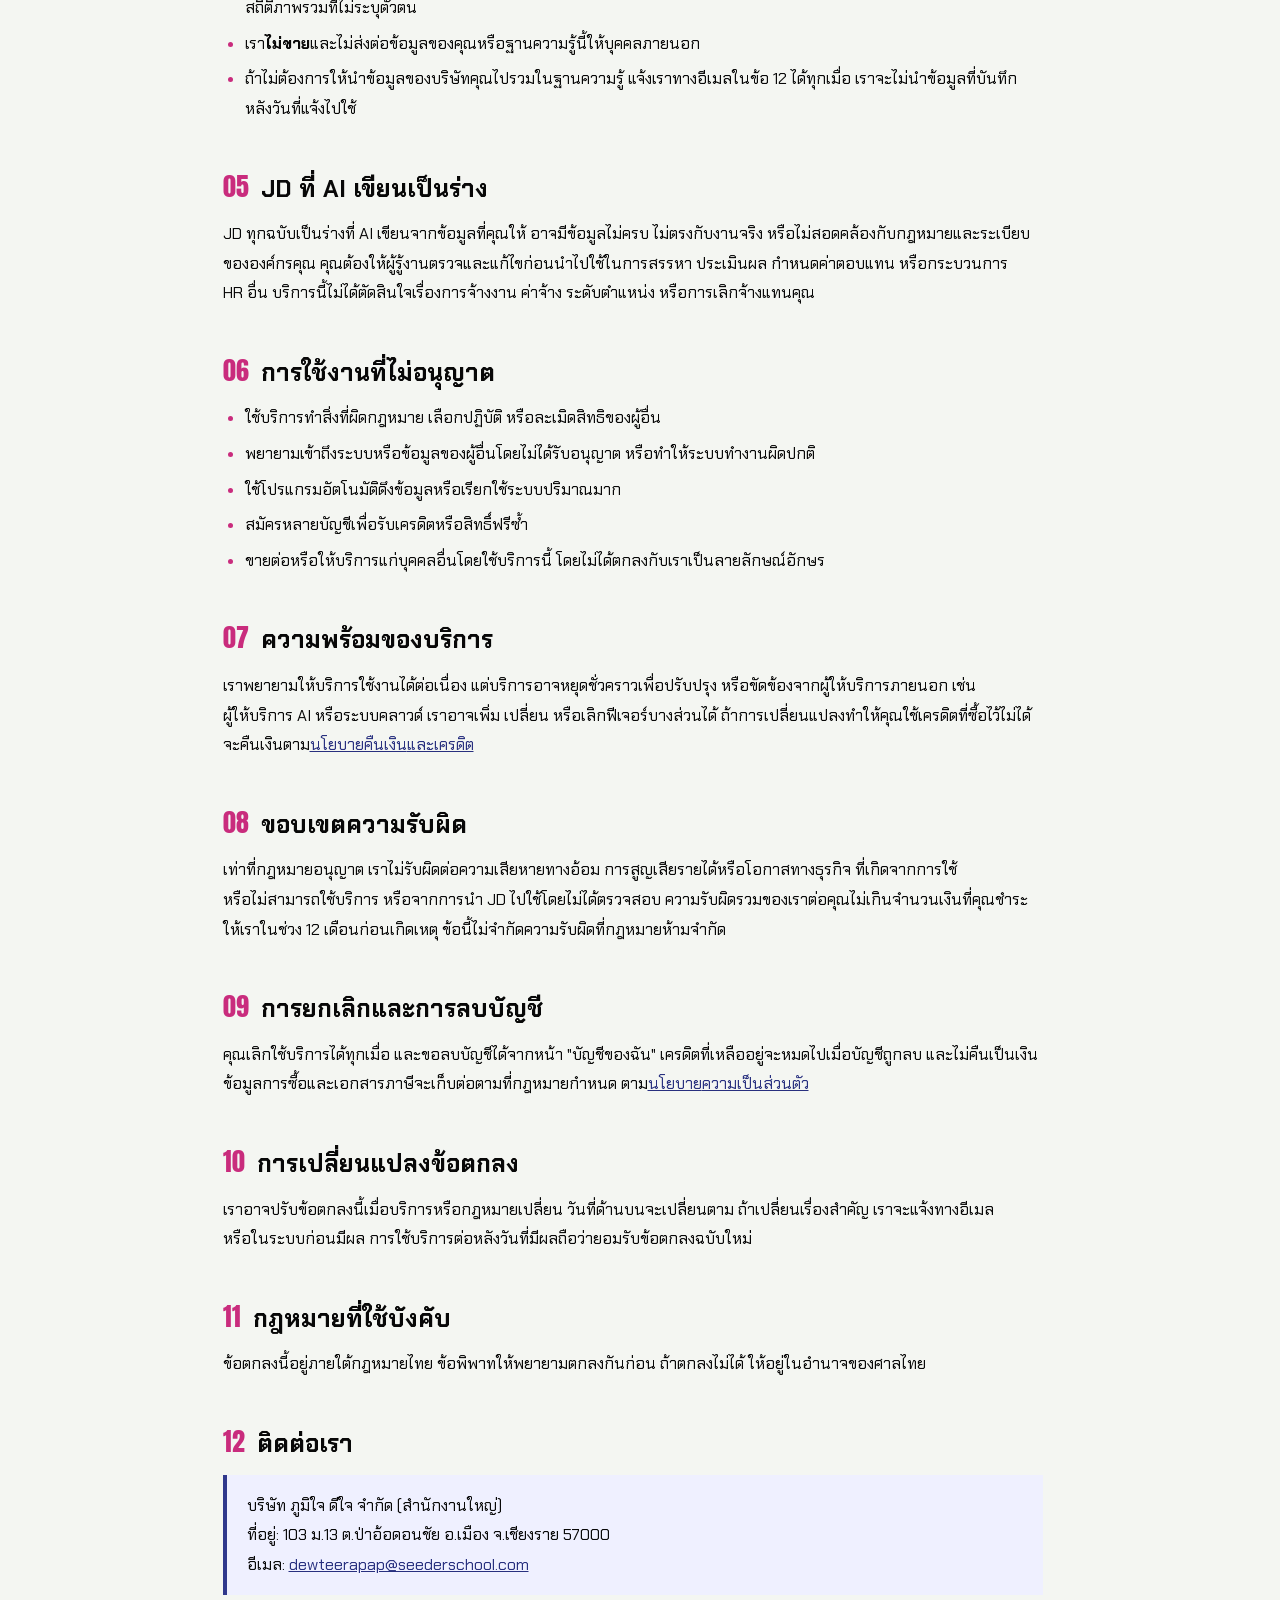
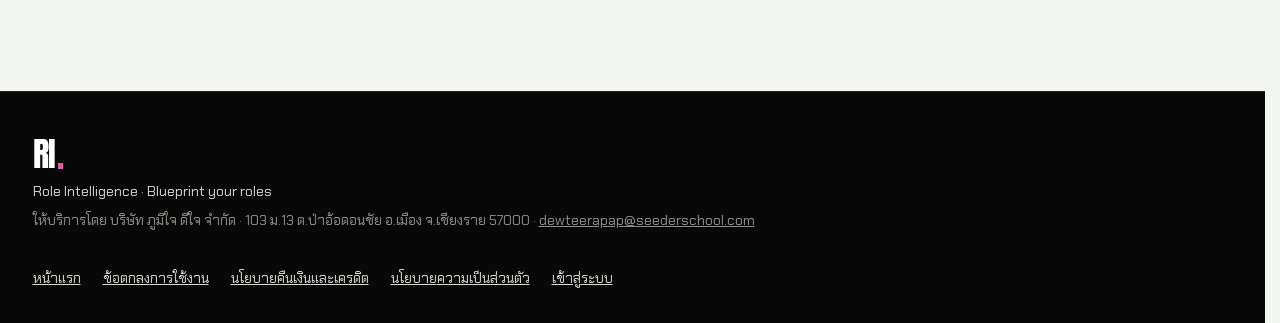
<file: terms.html>
<!doctype html>
<html lang="th">
<head>
<meta charset="utf-8">
<meta name="viewport" content="width=device-width, initial-scale=1">
<title>ข้อตกลงการใช้งาน · Role Intelligence</title>
<meta name="description" content="ข้อตกลงการใช้งาน Role Intelligence: บัญชีผู้ใช้ เครดิตและการชำระเงิน สิทธิในข้อมูลและ JD ของคุณ และขอบเขตความรับผิด">
<link rel="icon" type="image/png" sizes="32x32" href="/assets/icons/favicon-32.png">
<link rel="icon" type="image/png" sizes="48x48" href="/assets/icons/favicon-48.png">
<link rel="apple-touch-icon" href="/assets/icons/apple-touch-icon.png">
<link rel="manifest" href="/manifest.webmanifest">
<meta name="theme-color" content="#080808">
<meta name="apple-mobile-web-app-title" content="RI. JD">
<meta name="apple-mobile-web-app-capable" content="yes">
<meta name="mobile-web-app-capable" content="yes">
<link rel="preconnect" href="https://fonts.googleapis.com">
<link rel="preconnect" href="https://fonts.gstatic.com" crossorigin>
<link rel="stylesheet" href="https://fonts.googleapis.com/css2?family=Anton&family=Chakra+Petch:wght@400;500;600;700&family=IBM+Plex+Mono:wght@500&display=swap">
<link rel="stylesheet" href="assets/landing.css?v=20261125a">
<style>
  .policy { padding: 72px 0 96px; }
  .policy .wrap { width: min(820px, 100% - 40px); }
  .policy h1 { font-size: clamp(32px, 4.2vw, 48px); font-weight: 700; line-height: 1.3; margin-bottom: 14px; }
  .policy .updated { color: var(--muted); font-size: 15px; margin-bottom: 36px; }
  .policy .lead { font-size: 18px; line-height: 1.8; padding: 20px 24px; background: var(--paper); border: 1px solid #080808; border-radius: var(--r); box-shadow: 6px 6px 0 #080808; margin-bottom: 44px; }
  .policy h2 { font-size: 24px; font-weight: 700; line-height: 1.4; margin: 44px 0 14px; display: flex; gap: 12px; align-items: baseline; }
  .policy h2 b { font-family: var(--display); font-weight: 400; font-size: 26px; color: var(--hot-ink); }
  .policy p, .policy li { font-size: 16px; line-height: 1.85; }
  .policy p + p { margin-top: 10px; }
  .policy ul { padding-left: 22px; margin: 8px 0 0; }
  .policy li + li { margin-top: 6px; }
  .policy li::marker { color: var(--hot-ink); }
  .policy table { width: 100%; border-collapse: collapse; margin-top: 12px; font-size: 15px; background: var(--paper); border: 1px solid #080808; }
  .policy th { background: var(--indigo); color: #fff; text-align: left; font-weight: 600; padding: 10px 12px; }
  .policy td { padding: 10px 12px; border-top: 1px solid var(--line); vertical-align: top; line-height: 1.75; }
  .policy .tbl { overflow-x: auto; }
  .policy .contact { margin-top: 12px; padding: 16px 20px; border-left: 4px solid var(--indigo); background: var(--indigo-soft); }
  .policy a { color: var(--indigo-ink); }
  .policy .tw-chunk { display: inline; }
  @media (max-width: 760px) { .policy { padding: 44px 0 64px; } .policy table { min-width: 560px; } }
</style>
</head>
<body>

<header class="nav">
  <div class="wrap nav-in">
    <a class="logo" href="./" aria-label="Role Intelligence หน้าแรก"><span class="wm">RI<i></i></span><span class="logo-name">Role Intelligence</span></a>
    <div class="nav-cta" style="margin-left:auto">
      <a class="link" href="app/#signin">เข้าสู่ระบบ</a>
      <a class="btn btn-pink" href="app/#signin">เริ่มฟรี <span aria-hidden="true">→</span></a>
    </div>
  </div>
</header>

<main class="policy">
  <div class="wrap">
    <p class="kicker dark">Terms of Service</p>
    <h1>ข้อตกลงการใช้งาน</h1>
    <p class="updated">ใช้ตั้งแต่ 26 พฤศจิกายน 2569 (ปรับหมวด 04 เรื่องการใช้ข้อมูลแบบไม่ระบุตัวตน และหมวด 03 เครดิตฟรี 1 ครั้งต่อบริษัท)</p>

    <p class="lead">ข้อตกลงนี้อธิบายสิ่งที่คุณได้จาก Role Intelligence สิ่งที่คุณต้องทำ และสิ่งที่เรารับผิดชอบ เขียนให้อ่านเข้าใจง่าย ถ้าข้อใดไม่ชัด ติดต่อเราได้ตามข้อ 12</p>

    <h2><b>01</b>บริการนี้คืออะไร</h2>
    <p>Role Intelligence ("บริการ") เป็นเครื่องมือช่วยเขียน JD (Job Description) ด้วย AI ให้บริการโดยบริษัท ภูมิใจ ดีใจ จำกัด ("เรา") ผู้ใช้ตอบคำถามเกี่ยวกับตำแหน่งงาน แล้วระบบเขียน JD เป็นภาษาไทยหรือภาษาอังกฤษ การสมัครหรือใช้บริการถือว่าคุณยอมรับข้อตกลงนี้ ถ้าคุณใช้บริการในนามองค์กร คุณยืนยันว่ามีอำนาจยอมรับข้อตกลงนี้แทนองค์กรนั้น</p>
    <h2><b>02</b>บัญชีผู้ใช้</h2>
    <ul>
      <li>เข้าสู่ระบบด้วยอีเมลและรหัสครั้งเดียวที่ส่งไปทางอีเมล ดูแลอีเมลของคุณให้ปลอดภัย เพราะใครเข้าอีเมลได้ก็เข้าบัญชีได้</li>
      <li>ใช้อีเมลที่ใช้ทำงานจริงและข้อมูลที่ถูกต้อง</li>
      <li>เครดิตและ JD เป็นของบัญชีบริษัทที่สมัครไว้ ไม่โอนข้ามบริษัท</li>
      <li>เราอาจระงับบัญชีที่ใช้งานผิดข้อตกลงนี้ โดยแจ้งเหตุผลทางอีเมล</li>
    </ul>
    <h2><b>03</b>เครดิตและการชำระเงิน</h2>
    <ul>
      <li>ระดับ Role Profile, Role Blueprint, การอัปเกรด การให้ AI ช่วยแก้ การคัดลอก JD และการเปลี่ยนภาษา JD ใช้เครดิตตามที่แสดงในระบบก่อนกดยืนยันทุกครั้ง Role Brief ใช้ได้ฟรีตามจำนวนครั้งที่ระบบกำหนดต่อเดือน</li>
      <li>ราคาแพ็กเครดิตแสดงในหน้า "เครดิต" ของระบบ รวมภาษีมูลค่าเพิ่มแล้ว และเราอาจปรับราคาได้ โดยไม่กระทบเครดิตที่ซื้อไปแล้ว</li>
      <li>ชำระโดยโอนเข้าบัญชีบริษัทแล้วแนบสลิป เครดิตเข้าบัญชีหลังผู้ดูแลตรวจสอบการโอน ชำระเต็มจำนวนตามคำสั่งซื้อ ไม่ต้องหักภาษี ณ ที่จ่าย</li>
      <li>เครดิตมีอายุ 12 เดือนนับจากวันที่ได้รับ</li>
      <li>เครดิตฟรีจากการกรอกข้อมูลบริษัทและกำหนด Competency ให้ 1 ครั้งต่อเลขประจำตัวผู้เสียภาษี บัญชีที่ใช้เลขซ้ำกับบริษัทที่รับไปแล้วยังใช้งานได้ตามปกติ แต่ไม่ได้รับเครดิตส่วนนี้</li>
      <li>การคืนเงินและคืนเครดิตเป็นไปตาม <a href="refund.html">นโยบายคืนเงินและเครดิต</a></li>
    </ul>
    <h2><b>04</b>ข้อมูลและ JD ของคุณ</h2>
    <ul>
      <li>คำตอบที่คุณกรอกและ JD ที่ระบบเขียนให้เป็นของคุณ คุณนำไปใช้ แก้ไข และเผยแพร่ภายในองค์กรได้</li>
      <li>คุณอนุญาตให้เราเก็บและประมวลผลข้อมูลเหล่านี้เท่าที่จำเป็นต่อการให้บริการ รวมถึงส่งให้ผู้ให้บริการ AI ตาม <a href="privacy.html">นโยบายความเป็นส่วนตัว</a></li>
      <li>JD เป็นเอกสารของตำแหน่งงาน อย่ากรอกข้อมูลส่วนบุคคลของพนักงานหรือข้อมูลลับที่ไม่จำเป็น</li>
      <li>เราอาจนำข้อมูลตำแหน่งงานจากบริการนี้ เช่น หน้าที่ ตัวชี้วัด คุณสมบัติ Competency และตัวเลือกที่ถูกเลือกใช้ มารวมเป็นฐานความรู้<strong>แบบไม่ระบุตัวตน</strong> โดยตัดชื่อบริษัท ชื่อบุคคล อีเมล และข้อมูลที่บอกได้ว่ามาจากบริษัทใดออกก่อนเสมอ เพื่อพัฒนาบริการด้าน JD และการออกแบบตำแหน่งงานของเราเท่านั้น เช่น ให้คำแนะนำที่ตรงงานขึ้น และจัดทำสถิติภาพรวมที่ไม่ระบุตัวตน</li>
      <li>เรา<strong>ไม่ขาย</strong>และไม่ส่งต่อข้อมูลของคุณหรือฐานความรู้นี้ให้บุคคลภายนอก</li>
      <li>ถ้าไม่ต้องการให้นำข้อมูลของบริษัทคุณไปรวมในฐานความรู้ แจ้งเราทางอีเมลในข้อ 12 ได้ทุกเมื่อ เราจะไม่นำข้อมูลที่บันทึกหลังวันที่แจ้งไปใช้</li>
    </ul>
    <h2><b>05</b>JD ที่ AI เขียนเป็นร่าง</h2>
    <p>JD ทุกฉบับเป็นร่างที่ AI เขียนจากข้อมูลที่คุณให้ อาจมีข้อมูลไม่ครบ ไม่ตรงกับงานจริง หรือไม่สอดคล้องกับกฎหมายและระเบียบขององค์กรคุณ คุณต้องให้ผู้รู้งานตรวจและแก้ไขก่อนนำไปใช้ในการสรรหา ประเมินผล กำหนดค่าตอบแทน หรือกระบวนการ HR อื่น บริการนี้ไม่ได้ตัดสินใจเรื่องการจ้างงาน ค่าจ้าง ระดับตำแหน่ง หรือการเลิกจ้างแทนคุณ</p>
    <h2><b>06</b>การใช้งานที่ไม่อนุญาต</h2>
    <ul>
      <li>ใช้บริการทำสิ่งที่ผิดกฎหมาย เลือกปฏิบัติ หรือละเมิดสิทธิของผู้อื่น</li>
      <li>พยายามเข้าถึงระบบหรือข้อมูลของผู้อื่นโดยไม่ได้รับอนุญาต หรือทำให้ระบบทำงานผิดปกติ</li>
      <li>ใช้โปรแกรมอัตโนมัติดึงข้อมูลหรือเรียกใช้ระบบปริมาณมาก</li>
      <li>สมัครหลายบัญชีเพื่อรับเครดิตหรือสิทธิ์ฟรีซ้ำ</li>
      <li>ขายต่อหรือให้บริการแก่บุคคลอื่นโดยใช้บริการนี้ โดยไม่ได้ตกลงกับเราเป็นลายลักษณ์อักษร</li>
    </ul>
    <h2><b>07</b>ความพร้อมของบริการ</h2>
    <p>เราพยายามให้บริการใช้งานได้ต่อเนื่อง แต่บริการอาจหยุดชั่วคราวเพื่อปรับปรุง หรือขัดข้องจากผู้ให้บริการภายนอก เช่น ผู้ให้บริการ AI หรือระบบคลาวด์ เราอาจเพิ่ม เปลี่ยน หรือเลิกฟีเจอร์บางส่วนได้ ถ้าการเปลี่ยนแปลงทำให้คุณใช้เครดิตที่ซื้อไว้ไม่ได้ จะคืนเงินตาม<a href="refund.html">นโยบายคืนเงินและเครดิต</a></p>
    <h2><b>08</b>ขอบเขตความรับผิด</h2>
    <p>เท่าที่กฎหมายอนุญาต เราไม่รับผิดต่อความเสียหายทางอ้อม การสูญเสียรายได้หรือโอกาสทางธุรกิจ ที่เกิดจากการใช้หรือไม่สามารถใช้บริการ หรือจากการนำ JD ไปใช้โดยไม่ได้ตรวจสอบ ความรับผิดรวมของเราต่อคุณไม่เกินจำนวนเงินที่คุณชำระให้เราในช่วง 12 เดือนก่อนเกิดเหตุ ข้อนี้ไม่จำกัดความรับผิดที่กฎหมายห้ามจำกัด</p>
    <h2><b>09</b>การยกเลิกและการลบบัญชี</h2>
    <p>คุณเลิกใช้บริการได้ทุกเมื่อ และขอลบบัญชีได้จากหน้า "บัญชีของฉัน" เครดิตที่เหลืออยู่จะหมดไปเมื่อบัญชีถูกลบ และไม่คืนเป็นเงิน ข้อมูลการซื้อและเอกสารภาษีจะเก็บต่อตามที่กฎหมายกำหนด ตาม<a href="privacy.html">นโยบายความเป็นส่วนตัว</a></p>
    <h2><b>10</b>การเปลี่ยนแปลงข้อตกลง</h2>
    <p>เราอาจปรับข้อตกลงนี้เมื่อบริการหรือกฎหมายเปลี่ยน วันที่ด้านบนจะเปลี่ยนตาม ถ้าเปลี่ยนเรื่องสำคัญ เราจะแจ้งทางอีเมลหรือในระบบก่อนมีผล การใช้บริการต่อหลังวันที่มีผลถือว่ายอมรับข้อตกลงฉบับใหม่</p>
    <h2><b>11</b>กฎหมายที่ใช้บังคับ</h2>
    <p>ข้อตกลงนี้อยู่ภายใต้กฎหมายไทย ข้อพิพาทให้พยายามตกลงกันก่อน ถ้าตกลงไม่ได้ ให้อยู่ในอำนาจของศาลไทย</p>
    <h2><b>12</b>ติดต่อเรา</h2>
<div class="contact"><p>บริษัท ภูมิใจ ดีใจ จำกัด (สำนักงานใหญ่)<br>ที่อยู่: 103 ม.13 ต.ป่าอ้อดอนชัย อ.เมือง จ.เชียงราย 57000<br>อีเมล: <a href="mailto:dewteerapap@seederschool.com">dewteerapap@seederschool.com</a></p></div>
  </div>
</main>

<footer class="foot">
  <div class="wrap foot-in">
    <div><span class="wm">RI<i></i></span><p>Role Intelligence · Blueprint your roles</p><p class="muted">ให้บริการโดย บริษัท ภูมิใจ ดีใจ จำกัด · 103 ม.13 ต.ป่าอ้อดอนชัย อ.เมือง จ.เชียงราย 57000 · <a href="mailto:dewteerapap@seederschool.com">dewteerapap@seederschool.com</a></p></div>
    <nav aria-label="ลิงก์ท้ายหน้า"><a href="./">หน้าแรก</a><a href="terms.html">ข้อตกลงการใช้งาน</a><a href="refund.html">นโยบายคืนเงินและเครดิต</a><a href="privacy.html">นโยบายความเป็นส่วนตัว</a><a href="app/#signin">เข้าสู่ระบบ</a></nav>
  </div>
</footer>

<script src="assets/thai-wrap.js?v=20261123n"></script>
<script>if (window.thaiWrap) window.thaiWrap.walk(document.querySelector('.policy'));</script>
</body>
</html>
</file>
<file: assets/landing.css>
/* landing.css – public front page (v2: story first, try before sign-up). Same family as the app:
 * off-white page, black, indigo, hot pink with black text and a hard shadow; Chakra Petch everywhere, Anton for numbers. */
:root {
  --bg: #F4F6F2; --paper: #FFFFFF; --ink: #080808; --ink-2: #2A2B30; --muted: #5C5E67; --line: #D9DBD6;
  --indigo: #30388C; --indigo-ink: #28307F; --indigo-soft: #EFF0FF;
  --hot: #FF4FA3; --hot-ink: #C92C7D; --hot-soft: #FFF0F7; --green: #1F6B48; --green-soft: #EDF8F2;
  --font: 'Chakra Petch', 'IBM Plex Sans Thai', system-ui, sans-serif;
  --display: Anton, 'Chakra Petch', Impact, 'Arial Narrow', sans-serif;   /* Thai has no Anton glyphs: Chakra Petch, never a system font */
  --mono: 'IBM Plex Mono', ui-monospace, Menlo, monospace;
  --r: 4px; --hard: 5px 5px 0 #080808;
}
* { box-sizing: border-box; }
html { scroll-behavior: smooth; scrollbar-gutter: stable; }
@media (prefers-reduced-motion: reduce) { html { scroll-behavior: auto; } }
body { margin: 0; background: var(--bg); color: var(--ink); font-family: var(--font); font-size: 17px; line-height: 1.65; }
a { color: inherit; }
h1, h2, h3, h4, p, figure { margin: 0; }
img { display: block; max-width: 100%; }
.wrap { width: min(1200px, 100% - 40px); margin: 0 auto; }
.tw { white-space: nowrap; } .tw-chunk { display: inline-block; max-width: 100%; }
p, li { text-wrap: pretty; }
:focus-visible { outline: 3px solid var(--hot); outline-offset: 3px; }

/* buttons */
.btn { display: inline-flex; align-items: center; gap: 10px; font: inherit; font-weight: 700; text-decoration: none; padding: 12px 22px;
  border: 1px solid #080808; border-radius: var(--r); cursor: pointer; transition: transform .1s, box-shadow .1s, background .15s; white-space: nowrap; }
.btn-pink { background: var(--hot); color: #080808; box-shadow: 3px 3px 0 #080808; }
.btn-pink:hover { transform: translate(2px, 2px); box-shadow: 1px 1px 0 #080808; }
.btn-ghost { background: transparent; color: var(--ink); }
.btn-ghost:hover { background: #080808; color: #fff; }
.btn-lg { padding: 16px 26px; font-size: 18px; }
.btn-lg.btn-pink { box-shadow: var(--hard); }
.btn-lg.btn-pink:hover { box-shadow: 2px 2px 0 #080808; transform: translate(3px, 3px); }

/* nav */
.nav { position: sticky; top: 0; z-index: 20; background: #080808; color: #fff; }
.nav-in { display: flex; align-items: center; gap: 28px; min-height: 68px; }
.logo { display: inline-flex; align-items: flex-end; gap: 12px; text-decoration: none; }
.wm { font-family: var(--display); font-size: 38px; line-height: .85; letter-spacing: -.01em; color: #fff; display: inline-flex; align-items: flex-end; }
.wm i { display: inline-block; width: .16em; height: .16em; background: var(--hot); margin-left: .05em; margin-bottom: .02em; }
.logo-name { font-weight: 700; font-size: 15px; }
.nav-links { display: flex; gap: 26px; margin-left: auto; font-size: 15px; }
.nav-links a { text-decoration: none; color: #D7D8D4; } .nav-links a:hover { color: #fff; }
.nav-cta { display: flex; align-items: center; gap: 18px; }
.nav-cta .link { font-size: 15px; color: #fff; text-decoration: none; } .nav-cta .link:hover { text-decoration: underline; }
.nav .btn { padding: 9px 16px; font-size: 15px; }
@media (max-width: 920px) { .nav-links { display: none; } .nav-cta { margin-left: auto; } }
@media (max-width: 520px) { .logo-name, .nav-cta .link { display: none; } }

.kicker { font-weight: 700; font-size: 13px; letter-spacing: .14em; text-transform: uppercase; color: var(--hot-ink); margin-bottom: 16px; }
.kicker.dark { color: var(--indigo); }
.sec { padding: 112px 0; }
.sec-title { font-size: clamp(32px, 4.2vw, 52px); font-weight: 700; line-height: 1.15; margin-bottom: 44px; text-wrap: balance; }
.sec-title.light { color: #fff; }
.doc-eyebrow { font-family: var(--mono); font-size: 11px; letter-spacing: .08em; color: var(--indigo); }

/* ============ hero: a question everyone has heard ============ */
.hero { background: var(--bg); overflow: hidden; border-bottom: 1px solid #080808; }
.hero-in { display: grid; grid-template-columns: minmax(0, 1.1fr) minmax(0, .9fr); gap: 56px; align-items: center; padding: 64px 0 0; }
.hero-copy { padding-bottom: 80px; }
.hero-title { font-weight: 700; line-height: 1.12; display: flex; flex-direction: column; gap: 6px; }
.hero-title .q { font-size: clamp(20px, 2vw, 26px); color: var(--muted); font-weight: 600; }
.hero-title .quote { font-size: clamp(44px, 5.6vw, 80px); line-height: 1.05; color: var(--indigo-ink); letter-spacing: -.01em; }
.hero-title .a { font-size: clamp(28px, 3.1vw, 44px); margin-top: 12px; }
.hero-title mark { background: none; color: var(--ink); box-shadow: inset 0 -.38em 0 var(--hot); padding: 0 .08em; }
.hero-lead { font-size: 19px; color: var(--ink-2); margin-top: 22px; max-width: 32em; }
.hero-actions { display: flex; flex-wrap: wrap; gap: 14px; margin-top: 30px; }
.trust { list-style: none; padding: 0; margin: 26px 0 0; display: flex; flex-wrap: wrap; gap: 8px 22px; font-size: 15px; color: var(--muted); }
.trust li { display: flex; align-items: center; gap: 8px; }
.trust li::before { content: '✓'; color: var(--green); font-weight: 700; }

.hero-photo { position: relative; align-self: end; height: min(640px, 72vh); min-height: 520px; }
.hero-photo img { width: 100%; height: 100%; object-fit: cover; object-position: center 20%; border: 1px solid #080808; border-bottom: 0; border-radius: var(--r) var(--r) 0 0; }
.bubble { position: absolute; background: #fff; border: 1px solid #080808; border-radius: 14px; padding: 12px 16px; font-weight: 600; font-size: 16px; line-height: 1.45; box-shadow: var(--hard); }
.bubble.b1 { left: -36px; top: 48px; }
.bubble.b1::after { content: ''; position: absolute; right: 34px; bottom: -11px; width: 18px; height: 18px; background: #fff; border-right: 1px solid #080808; border-bottom: 1px solid #080808; transform: rotate(45deg); }
.answer { position: absolute; right: -24px; bottom: 44px; width: min(330px, 82%); background: #fff; border: 1px solid #080808; border-radius: var(--r); padding: 16px 18px; box-shadow: 8px 8px 0 var(--indigo); font-size: 14px; }
.answer ul { margin: 4px 0 8px; padding-left: 18px; } .answer li::marker { color: var(--hot-ink); }
.ans-h { font-weight: 700; color: var(--indigo-ink); margin-top: 8px; }
.ans-h b { font-family: var(--display); font-weight: 400; color: var(--hot-ink); margin-right: 6px; }
.credit { position: absolute; right: 8px; top: 8px; font-size: 11px; color: #fff; background: rgba(0, 0, 0, .35); padding: 1px 6px; border-radius: 3px; }
@media (prefers-reduced-motion: no-preference) {
  .bubble.b1 { animation: pop .5s .3s both cubic-bezier(.2, .9, .3, 1.3); }
  .answer { animation: rise .6s .9s both ease-out; }
  @keyframes pop { from { opacity: 0; transform: scale(.85) translateY(10px); } to { opacity: 1; transform: none; } }
  @keyframes rise { from { opacity: 0; transform: translateY(24px); } to { opacity: 1; transform: none; } }
}
@media (max-width: 960px) {
  .hero-in { grid-template-columns: 1fr; gap: 0; padding-top: 44px; }
  .hero-copy { padding-bottom: 44px; }
  .hero-photo { height: 520px; min-height: 0; }
  .bubble.b1 { left: 12px; top: 18px; }
  .answer { right: 12px; bottom: 20px; }
}

/* ============ pain ============ */
.pain-in { display: grid; grid-template-columns: minmax(0, .8fr) minmax(0, 1.2fr); gap: 64px; align-items: start; }
.pain-photo { position: sticky; top: 100px; }
.pain-photo img { width: 100%; aspect-ratio: 4 / 5; object-fit: cover; border: 1px solid #080808; border-radius: var(--r); box-shadow: 10px 10px 0 var(--hot); }
.costs { list-style: none; padding: 0; margin: 0; border-top: 1px solid #080808; }
.costs li { display: grid; grid-template-columns: 72px minmax(0, 1fr); gap: 16px; padding: 26px 0; border-bottom: 1px solid #080808; }
.costs li > span { font-family: var(--display); font-size: 44px; line-height: 1; color: var(--hot); }
.costs h3 { font-size: 23px; font-weight: 700; margin-bottom: 6px; }
.costs p { color: var(--ink-2); }
@media (max-width: 900px) { .pain-in { grid-template-columns: 1fr; gap: 40px; } .pain-photo { position: static; max-width: 420px; } }

/* ============ try it ============ */
.try { background: var(--indigo); color: #fff; }
.try-head { display: flex; justify-content: space-between; align-items: flex-end; gap: 32px; flex-wrap: wrap; }
.try-head .sec-title { margin-bottom: 32px; }
.try .kicker { color: #FFB3D7; }
.try-note { max-width: 24em; color: #D5D8F7; font-size: 15px; margin-bottom: 36px; }
.roles { display: flex; flex-wrap: wrap; gap: 10px; margin-bottom: 26px; }
.roles button { font: inherit; font-weight: 700; font-size: 16px; padding: 10px 18px; border-radius: 999px; border: 1px solid #fff; background: transparent; color: #fff; cursor: pointer; transition: background .15s, color .15s; }
.roles button:hover { background: rgba(255, 255, 255, .12); }
.roles button[aria-selected="true"] { background: var(--hot); color: #080808; border-color: #080808; box-shadow: 3px 3px 0 #080808; }
.jd { background: #fff; color: var(--ink); border: 1px solid #080808; border-radius: var(--r); box-shadow: 12px 12px 0 #080808; overflow: hidden; }
.jd-head { padding: 26px 32px 18px; border-bottom: 2px solid #080808; }
.jd-head h3 { font-size: 32px; font-weight: 700; margin-top: 4px; }
.jd-dept { color: var(--muted); font-size: 15px; }
.jd-body { padding: 8px 32px 24px; }
.jd-sec { padding: 18px 0; border-bottom: 1px solid var(--line); }
.jd-sec:last-child { border-bottom: 0; }
.jd-sec h4 { font-size: 18px; color: var(--indigo-ink); margin-bottom: 10px; display: flex; align-items: baseline; gap: 10px; }
.jd-sec h4 b { font-family: var(--display); font-weight: 400; font-size: 21px; color: var(--hot-ink); }
.jd table { width: 100%; border-collapse: collapse; font-size: 15px; border: 1px solid #080808; }
.jd th { background: var(--indigo); color: #fff; font-family: var(--mono); font-weight: 500; font-size: 12px; text-align: left; padding: 9px 12px; }
.jd td { padding: 10px 12px; border-top: 1px solid var(--line); vertical-align: top; }
.jd-two { display: grid; grid-template-columns: 1fr 1fr; gap: 0 40px; }
.jd ul { margin: 0; padding-left: 20px; } .jd li::marker { color: var(--hot-ink); }
.comp { list-style: none; padding: 0 !important; display: grid; gap: 8px; }
.comp li { display: flex; justify-content: space-between; gap: 12px; align-items: center; }
.comp em { font-style: normal; font-family: var(--mono); font-size: 11px; padding: 2px 7px; border-radius: 2px; border: 1px solid #080808; }
.comp .t-core { background: var(--hot); } .comp .t-leadership { background: var(--indigo); color: #fff; border-color: var(--indigo); } .comp .t-functional { background: #fff; }
.jd-foot { display: flex; justify-content: space-between; align-items: center; gap: 16px; flex-wrap: wrap; padding: 18px 32px; background: var(--hot-soft); border-top: 1px solid #080808; font-weight: 600; font-size: 15px; }
.jd.play .jd-sec { animation: write .5s both ease-out; }
.jd.play .s2 { animation-delay: .12s; } .jd.play .s3 { animation-delay: .24s; } .jd.play .s4 { animation-delay: .36s; }
@keyframes write { from { opacity: 0; transform: translateY(10px); } to { opacity: 1; transform: none; } }
@media (max-width: 700px) {
  .jd-head, .jd-body, .jd-foot { padding-left: 18px; padding-right: 18px; }
  .jd-two { grid-template-columns: 1fr; }
  .jd { box-shadow: 6px 6px 0 #080808; }
}

/* ============ before / after ============ */
.ba { display: grid; grid-template-columns: minmax(0, 1fr) 56px minmax(0, 1fr); gap: 20px; align-items: stretch; }
.ba > div:not(.arrow) { border: 1px solid #080808; border-radius: var(--r); padding: 26px; display: flex; flex-direction: column; gap: 10px; }
.before { background: #EBECE7; }
.after { background: #fff; box-shadow: 10px 10px 0 var(--indigo); }
.ba-label { font-family: var(--font); font-weight: 700; font-size: 28px; line-height: 1.1; margin-bottom: 6px; }
.before .ba-label { color: var(--muted); } .after .ba-label { color: var(--indigo); }
.file { display: grid; grid-template-columns: 34px minmax(0, 1fr); gap: 2px 12px; align-items: center; background: #fff; border: 1px dashed #8E908B; border-radius: var(--r); padding: 10px 12px; transform: rotate(-.6deg); }
.file:nth-child(odd) { transform: rotate(.7deg); }
.file b { grid-row: span 2; width: 34px; height: 34px; display: grid; place-items: center; background: #2B579A; color: #fff; border-radius: 3px; font-family: var(--display); font-weight: 400; }
.file.chat b { background: #06C755; font-family: inherit; font-size: 16px; }
.file span { font-weight: 600; font-size: 15px; overflow: hidden; text-overflow: ellipsis; }
.file em { font-style: normal; font-size: 13px; color: var(--hot-ink); }
.ba-sum { margin-top: auto; padding-top: 10px; font-weight: 700; }
.before .ba-sum { color: var(--muted); }
.arrow { display: grid; place-items: center; font-family: var(--display); font-size: 48px; color: var(--hot); }
.doc-row { display: flex; justify-content: space-between; gap: 12px; padding: 10px 0; border-bottom: 1px solid var(--line); font-size: 15px; }
.doc-row i { font-style: normal; color: var(--green); font-weight: 700; }
.doc-row.head { border-bottom: 2px solid #080808; align-items: center; justify-content: flex-start; font-size: 20px; }
.code { font-family: var(--mono); font-size: 12px; background: #080808; color: #fff; padding: 2px 7px; border-radius: 2px; }
.rev { margin-left: auto; font-family: var(--mono); font-size: 12px; color: var(--indigo); }
@media (max-width: 900px) { .ba { grid-template-columns: 1fr; } .arrow { transform: rotate(90deg); height: 40px; } }

/* ============ how + principle ============ */
.how { background: #080808; color: #fff; }
.how .kicker { color: #FFB3D7; }
.steps { list-style: none; padding: 0; margin: 0 0 64px; display: grid; grid-template-columns: repeat(3, minmax(0, 1fr)); border-top: 1px solid #333; }
.steps li { padding: 30px 28px 6px 0; border-right: 1px solid #333; margin-right: 28px; }
.steps li:last-child { border-right: 0; margin-right: 0; }
.step-no { font-family: var(--display); font-size: 84px; line-height: 1; color: var(--hot); display: block; margin-bottom: 16px; }
.steps h3 { font-size: 23px; margin-bottom: 6px; } .steps p { color: #C9CAC6; }
.principle { display: grid; grid-template-columns: minmax(0, .9fr) minmax(0, 1.1fr); gap: 40px; align-items: center; background: var(--indigo); border-radius: var(--r); padding: 40px; }
.principle .big { font-size: clamp(32px, 4vw, 52px); font-weight: 700; line-height: 1.1; color: #fff; }
.principle .big span { color: var(--hot); }
.principle ul { list-style: none; margin: 0; padding: 0; display: grid; gap: 12px; }
.principle li { display: flex; gap: 12px; color: #E1E3FA; }
.principle li::before { content: ''; flex: none; width: 10px; height: 10px; background: var(--hot); margin-top: 9px; }
@media (max-width: 900px) {
  .steps { grid-template-columns: 1fr; } .steps li { border-right: 0; margin-right: 0; border-bottom: 1px solid #333; padding: 22px 0; }
  .principle { grid-template-columns: 1fr; padding: 28px; }
}

/* ============ uses ============ */
.uses-in { display: grid; grid-template-columns: minmax(0, 1.1fr) minmax(0, .9fr); gap: 64px; align-items: center; }
.use-list { list-style: none; margin: 0; padding: 0; border-top: 1px solid #080808; }
.use-list li { display: grid; grid-template-columns: 190px minmax(0, 1fr); gap: 16px; padding: 16px 0; border-bottom: 1px solid #080808; align-items: baseline; }
.use-list b { font-size: 20px; }
.use-list span { color: var(--ink-2); }
.uses-photo { position: relative; }
.uses-photo img { width: 100%; aspect-ratio: 4 / 5; object-fit: cover; border: 1px solid #080808; border-radius: var(--r); box-shadow: 10px 10px 0 var(--indigo); }
.uses-photo figcaption { position: absolute; left: -24px; bottom: 32px; background: #fff; border: 1px solid #080808; border-radius: var(--r); padding: 12px 16px; box-shadow: var(--hard); display: flex; flex-direction: column; max-width: 260px; }
.uses-photo figcaption span { font-size: 14px; color: var(--muted); }
@media (max-width: 900px) {
  .uses-in { grid-template-columns: 1fr; gap: 40px; }
  .use-list li { grid-template-columns: 1fr; gap: 2px; }
  .uses-photo { max-width: 440px; } .uses-photo figcaption { left: 12px; }
}

/* ============ pricing ============ */
.pricing { background: var(--paper); border-top: 1px solid #080808; border-bottom: 1px solid #080808; }
.tiers { display: grid; grid-template-columns: repeat(3, minmax(0, 1fr)); gap: 22px; }
.tier { border: 1px solid #080808; border-radius: var(--r); padding: 30px 28px; display: flex; flex-direction: column; gap: 4px; background: #fff; }
.tag { align-self: flex-start; font-family: var(--mono); font-size: 11px; letter-spacing: .06em; text-transform: uppercase; padding: 3px 8px; border-radius: 2px; border: 1px solid #080808; }
.tier.hot { box-shadow: 10px 10px 0 var(--indigo); }
.tier.hot .tag { background: var(--indigo); color: #fff; border-color: var(--indigo); }
.tag.pink { background: var(--hot); }
.price { font-family: var(--display); font-size: 64px; line-height: 1; margin-top: 16px; }
.price small { font-family: var(--font); font-size: 18px; font-weight: 700; }
.price.price-th { font-family: var(--font); font-weight: 700; font-size: 58px; }
.per { color: var(--muted); }
.fit { margin-top: 12px; padding: 10px 12px; background: var(--bg); border-radius: var(--r); font-size: 14px; font-weight: 600; }
.tier ul { margin: 14px 0 0; padding: 0; list-style: none; display: grid; gap: 8px; font-size: 15px; }
.tier li { display: flex; gap: 10px; } .tier li::before { content: '✓'; color: var(--green); font-weight: 700; }
.packs { display: grid; grid-template-columns: repeat(3, minmax(0, 1fr)); gap: 22px; margin-top: 30px; }
.pack { position: relative; display: grid; grid-template-columns: auto auto 1fr; gap: 0 10px; align-items: baseline; padding: 18px 22px; border: 1px dashed #080808; border-radius: var(--r); }
.pack b { font-family: var(--display); font-weight: 400; font-size: 40px; color: var(--indigo); line-height: 1; }
.pack strong { justify-self: end; font-size: 20px; }
.pack small { grid-column: 1 / -1; color: var(--muted); font-size: 13px; }
.pack.best { border-style: solid; background: var(--hot-soft); }
.pack em { position: absolute; top: -12px; left: 18px; font-style: normal; font-size: 12px; font-weight: 700; background: var(--hot); border: 1px solid #080808; padding: 1px 8px; }
.packs-note { margin-top: 18px; font-size: 14px; color: var(--muted); }
/* pricing: free credits to start (once per taxpayer id) and the launch promo on the packs */
.free-start { display: grid; grid-template-columns: auto 1fr; gap: 26px; align-items: center; margin-top: 30px; padding: 22px 26px; background: var(--indigo); color: #fff; border: 1px solid #080808; border-radius: var(--r); box-shadow: 6px 6px 0 #080808; }
.free-num { display: flex; align-items: flex-end; gap: 8px; margin: 0; }
.free-num b { font-family: var(--display); font-weight: 400; font-size: 76px; line-height: .85; color: var(--hot); }
.free-num .fn { font-size: 15px; font-weight: 700; line-height: 1.25; }
.free-head { margin: 0 0 8px; font-size: 21px; font-weight: 700; }
.free-steps { display: flex; flex-wrap: wrap; gap: 8px; margin: 0 0 10px; }
.free-steps .fs { font-size: 14px; padding: 4px 10px; border: 1px solid rgba(255,255,255,.45); border-radius: var(--r); }
.free-steps b { color: var(--hot); }
.free-note { margin: 0; font-size: 14px; opacity: .85; line-height: 1.7; }
.promo-head { margin: 30px 0 0; font-size: 16px; font-weight: 700; display: flex; align-items: center; gap: 10px; flex-wrap: wrap; }
.promo-tag { background: var(--hot); color: #080808; border: 1px solid #080808; box-shadow: 3px 3px 0 #080808; padding: 2px 10px; font-size: 14px; }
.promo-head + .packs { margin-top: 22px; }
.pack .promo { grid-column: 1 / -1; font-style: normal; font-size: 13px; font-weight: 700; color: #080808; background: var(--hot-soft); border-left: 3px solid var(--hot); padding: 3px 8px; margin-top: 8px; justify-self: start; }
.pack.best .promo { background: #fff; }
@media (max-width: 600px) { .free-start { grid-template-columns: 1fr; gap: 12px; padding: 18px; } .free-num b { font-size: 60px; } }
@media (max-width: 900px) { .tiers, .packs { grid-template-columns: 1fr; } }

/* ============ FAQ ============ */
.faq-in { display: grid; grid-template-columns: minmax(0, .8fr) minmax(0, 1.2fr); gap: 56px; align-items: start; }
.faq { border-top: 1px solid #080808; }
.faq details { border-bottom: 1px solid #080808; }
.faq summary { list-style: none; cursor: pointer; padding: 20px 0; font-size: 19px; font-weight: 700; display: flex; justify-content: space-between; gap: 16px; }
.faq summary::-webkit-details-marker { display: none; }
.faq summary::after { content: '+'; font-family: var(--display); font-size: 30px; line-height: 1; color: var(--hot-ink); transition: transform .2s; flex: none; }
.faq details[open] summary::after { transform: rotate(45deg); }
.faq details p { padding: 0 0 22px; color: var(--ink-2); }
.faq details p + p { margin-top: -10px; }
.faq details p a { color: var(--indigo-ink); font-weight: 700; }
/* who designed it (left column of the FAQ) */
.maker { margin-top: 36px; background: var(--indigo); color: #fff; border: 1px solid #080808; border-radius: var(--r); box-shadow: var(--hard); padding: 26px; display: grid; gap: 10px; }
.maker-num { display: flex; align-items: center; gap: 14px; }
.maker-num b { font-family: var(--display); font-weight: 400; font-size: 64px; line-height: 1; color: var(--hot); }
.maker-num > span { font-weight: 700; line-height: 1.3; color: #E1E3FA; }
.maker h3 { font-size: 21px; line-height: 1.3; }
.maker > p:last-child { color: #D5D8F7; }
@media (max-width: 900px) { .faq-in { grid-template-columns: 1fr; gap: 0; } .maker { margin: 8px 0 36px; } }

/* ============ final ============ */
.final { position: relative; color: #fff; overflow: hidden; background: #080808; }
.final img { position: absolute; inset: 0; width: 100%; height: 100%; object-fit: cover; opacity: .32; filter: grayscale(.3); }
.final-in { position: relative; display: flex; justify-content: space-between; align-items: flex-end; gap: 40px; flex-wrap: wrap; padding: 120px 0; }
.final h2 { font-size: clamp(36px, 5vw, 66px); font-weight: 700; line-height: 1.1; display: flex; flex-direction: column; }
.final h2 > span:nth-child(2) { color: var(--hot); }
.dot { display: inline-block; width: .14em; height: .14em; background: var(--hot); margin-left: .05em; }
.final-cta { display: flex; flex-direction: column; gap: 12px; align-items: flex-start; }
.final-cta p { color: #D7D8D4; font-size: 15px; }
.final .btn-pink { box-shadow: 5px 5px 0 #fff; }
.final .btn-pink:hover { box-shadow: 2px 2px 0 #fff; }

.foot { background: #080808; color: #D7D8D4; padding: 48px 0 32px; font-size: 14px; border-top: 1px solid #222; }
.foot-in { display: flex; justify-content: space-between; gap: 32px; flex-wrap: wrap; }
.foot .wm { font-size: 34px; margin-bottom: 10px; }
.foot .muted { color: #8D8F8A; margin-top: 4px; }
.foot nav { display: flex; flex-wrap: wrap; gap: 10px 22px; }
.foot nav a { color: #D7D8D4; }
.photo-credit { margin-top: 28px; font-size: 12px; color: #6E706B; }

/* reveal on scroll */
.reveal { opacity: 0; transform: translateY(18px); transition: opacity .6s ease, transform .6s ease; }
.reveal.in { opacity: 1; transform: none; }
.file.reveal.in { transform: rotate(.7deg); }

@media (max-width: 900px) { .sec { padding: 76px 0; } }
@media (max-width: 560px) {
  body { font-size: 16px; }
  .hero-photo { height: 460px; }
  .answer { width: 78%; }
  .bubble { font-size: 14px; }
  .final-in { padding: 80px 0; }
}

/* ============ v3: corporate and factory HR ============ */
/* hero: JD list card over the photo */
.tracker { position: absolute; left: -40px; bottom: 14px; width: min(340px, 92%); background: #fff; border: 1px solid #080808; border-radius: var(--r); padding: 16px 18px; box-shadow: 8px 8px 0 var(--indigo); font-size: 14px; }
.tr-head { display: flex; justify-content: space-between; align-items: baseline; gap: 12px; padding-bottom: 10px; border-bottom: 2px solid #080808; margin-bottom: 4px; }
.tr-head span { font-weight: 700; font-size: 16px; }
.tr-head b { font-size: 12px; color: var(--indigo); font-weight: 600; }
.tracker ul { list-style: none; margin: 0; padding: 0; }
.tracker li { display: grid; grid-template-columns: 86px minmax(0, 1fr) auto; gap: 8px; align-items: center; padding: 8px 0; border-bottom: 1px solid var(--line); }
.tracker li:last-child { border-bottom: 0; }
.tracker em { font-style: normal; font-family: var(--mono); font-size: 10.5px; padding: 2px 6px; border-radius: 2px; border: 1px solid #080808; white-space: nowrap; }
.tracker em.t-bp { background: var(--hot); } .tracker em.t-pf { background: var(--indigo); color: #fff; border-color: var(--indigo); } .tracker em.n { border-style: dashed; color: var(--muted); border-color: #8E908B; }
.code { font-family: var(--mono); font-size: 11px; background: #080808; color: #fff; padding: 2px 6px; border-radius: 2px; justify-self: start; }
@media (prefers-reduced-motion: no-preference) { .tracker { animation: rise .6s .6s both ease-out; } }
@media (max-width: 960px) { .tracker { left: 12px; bottom: 18px; } }
@media (max-width: 560px) { .tracker li { grid-template-columns: 1fr auto; } .tracker li .code { grid-column: 1 / -1; } }
@keyframes rise { from { opacity: 0; transform: translateY(24px); } to { opacity: 1; transform: none; } }

.pain-photo { position: relative; }
.pain-photo figcaption { position: absolute; right: -20px; bottom: 28px; background: var(--indigo); color: #fff; font-weight: 700; padding: 12px 16px; border: 1px solid #080808; border-radius: var(--r); box-shadow: var(--hard); line-height: 1.35; }
@media (max-width: 900px) { .pain-photo figcaption { right: 12px; } .pain-photo { top: 0; } }   /* the desktop sticky offset pushed the photo over the heading */

/* what HR gets */
.gain { background: var(--paper); border-top: 1px solid #080808; border-bottom: 1px solid #080808; }
.gains { display: grid; grid-template-columns: repeat(3, minmax(0, 1fr)); gap: 20px; }
.g-card { border: 1px solid #080808; border-radius: var(--r); padding: 26px; background: #fff; display: flex; flex-direction: column; gap: 8px; transition: transform .15s, box-shadow .15s; }
.g-card:hover { transform: translate(-3px, -3px); box-shadow: var(--hard); }
.g-card.wide { grid-column: span 2; }
.g-card.indigo { background: var(--indigo); color: #fff; } .g-card.indigo p { color: #D5D8F7; }
.g-card.pink { background: var(--hot); } .g-card.pink p { color: #2B1020; }
.g-card.dark { background: #080808; color: #fff; } .g-card.dark p { color: #C9CAC6; }
.g-num { font-family: var(--display); font-size: 40px; line-height: 1; color: var(--hot); }
.g-card.pink .g-num { color: #080808; }
.g-card h3 { font-size: 21px; line-height: 1.3; }
.g-card.wide h3 { font-size: 28px; max-width: 18em; }
.g-card p { color: var(--ink-2); }
@media (max-width: 900px) { .gains { grid-template-columns: 1fr 1fr; } }
@media (max-width: 600px) { .gains { grid-template-columns: 1fr; } .g-card.wide { grid-column: auto; } .g-card.wide h3 { font-size: 22px; } }

/* what the company gets */
.org-in { display: grid; grid-template-columns: minmax(0, 1.15fr) minmax(0, .85fr); gap: 64px; align-items: center; }
.chain { display: flex; flex-wrap: wrap; align-items: center; gap: 10px; margin: -16px 0 28px; }
.chain > span { border: 1px solid #080808; border-radius: var(--r); padding: 6px 12px; font-weight: 700; background: #fff; }
.chain > span:last-child { background: var(--hot); }
.chain i { font-style: normal; font-family: var(--display); color: var(--indigo); font-size: 22px; }
.org .use-list li { grid-template-columns: 230px minmax(0, 1fr); }
@media (max-width: 900px) { .org-in { grid-template-columns: 1fr; gap: 40px; } .org .use-list li { grid-template-columns: 1fr; } }

.ba-sec { background: var(--paper); border-top: 1px solid #080808; }
.file b { font-size: 16px; }
.file:nth-child(3) b { background: #1D6F42; }
.file:nth-child(5) b { background: var(--indigo); font-family: var(--font); }
.doc-row span .code { margin-right: 8px; }

.ent { display: flex; justify-content: space-between; align-items: center; gap: 24px; flex-wrap: wrap; margin-top: 22px; padding: 20px 24px; border: 1px solid #080808; border-radius: var(--r); background: var(--bg); }
.ent div { display: flex; flex-direction: column; gap: 4px; max-width: 52em; }
.ent b { font-size: 19px; }
.ent span { color: var(--ink-2); font-size: 15px; }
.ent a:not(.btn) { color: var(--indigo); font-weight: 700; }
.g-card.dark { grid-column: 1 / -1; display: grid; grid-template-columns: auto minmax(0, 1fr) minmax(0, 1.4fr); gap: 8px 28px; align-items: center; }
@media (max-width: 900px) { .g-card.dark { grid-template-columns: 1fr; } }

.hero-photo img { object-position: center 30%; }  /* source already cropped (rect=) to the two people talking */
.pain-photo img { object-position: 30% center; }

/* ============ Thai line spacing ============
 * Thai stacks vowels and tone marks above and below the letters, so lines need more room than Latin text:
 * headings ~1.3, body ~1.8. Space between a heading and its text is kept even. */
body { line-height: 1.8; }
.hero-title { gap: 10px; }
.hero-title .q { line-height: 1.5; }
.hero-title .quote { line-height: 1.28; }
.hero-title .a { line-height: 1.38; margin-top: 14px; }
.hero-lead { line-height: 1.85; margin-top: 26px; }
.sec-title { line-height: 1.32; margin-bottom: 48px; }
.kicker { margin-bottom: 18px; line-height: 1.6; }
.costs h3, .g-card h3, .steps h3, .use-list b, .faq summary, .tier .fit { line-height: 1.45; }
.g-card.wide h3 { line-height: 1.35; }
.costs p, .g-card p, .steps p, .use-list span, .faq details p, .try-note, .principle li, .ent span { line-height: 1.8; }
.costs h3 { margin-bottom: 8px; }
.principle .big { line-height: 1.3; }
.final h2 { line-height: 1.3; gap: 4px; }
.jd-head h3 { line-height: 1.35; }
.jd-sec p, .jd td, .jd li { line-height: 1.75; }
.chain { margin-top: -20px; }
.uses-photo figcaption, .pain-photo figcaption, .tracker { line-height: 1.5; }
.kpi { list-style: none; padding: 0 !important; display: grid; gap: 6px; }
.kpi li { display: flex; justify-content: space-between; gap: 12px; align-items: baseline; border-bottom: 1px dashed var(--line); padding-bottom: 6px; }
.kpi li:last-child { border-bottom: 0; }
.kpi b { color: var(--green); white-space: nowrap; font-weight: 700; }
.jd.play .s5 { animation-delay: .48s; }

/* ---- real sample JDs (assets/sample-jds.js) ---- */
.jd-ctx { margin-top: 12px; font-size: 14px; color: var(--muted); line-height: 1.7; }
.jd-ctx b { display: inline-block; margin-right: 8px; font-family: var(--mono); font-size: 11px; font-weight: 500; color: var(--ink); border: 1px solid #080808; border-radius: 2px; padding: 1px 6px; vertical-align: 1px; }
.jd-real { margin-top: 10px; display: inline-flex; align-items: center; gap: 8px; font-size: 13px; font-weight: 700; color: var(--green); }
.jd-real::before { content: ""; width: 8px; height: 8px; border-radius: 50%; background: var(--green); }
.jd-jump { display: flex; flex-wrap: wrap; gap: 6px; margin-top: 14px; }
.jd-jump a { font-size: 13px; font-weight: 600; color: var(--indigo-ink); text-decoration: none; border: 1px solid var(--line); border-radius: 999px; padding: 4px 12px; }
.jd-jump a:hover { border-color: var(--indigo); background: var(--indigo); color: #fff; }
.jd-body { position: relative; }
.jd:not(.open) .jd-body { max-height: 820px; overflow: hidden; }
.jd:not(.open) .jd-body::after { content: ""; position: absolute; left: 0; right: 0; bottom: 0; height: 180px; background: linear-gradient(rgba(255,255,255,0), #fff 85%); pointer-events: none; }
.jd-more { display: flex; justify-content: center; padding: 4px 32px 22px; }
.jd .tbl { overflow-x: auto; }
.jd table { font-size: 14px; }
.jd td { line-height: 1.7; }
.jd td:first-child { font-weight: 600; }
.jd table.kv td:first-child { width: 26%; color: var(--indigo-ink); }
.jd table.comp-t { min-width: 760px; }
.jd .cell-list { margin: 0; padding-left: 18px; }
.jd .cell-list li + li { margin-top: 4px; }
.jd-list { margin: 0; padding-left: 22px; }
.jd-list li + li { margin-top: 6px; }
.jd-list li::marker { color: var(--hot-ink); font-weight: 700; }
.jd-sec { scroll-margin-top: 90px; }
.jd-sec p { max-width: 72ch; }
@media (max-width: 760px) {
  .jd:not(.open) .jd-body { max-height: 900px; }
  .jd table:not(.kv) { min-width: 620px; }
  .jd table.kv td:first-child { width: 34%; }
  .jd-more { padding-left: 18px; padding-right: 18px; }
}
/* Long generated prose: break between phrases, not whole space-separated stretches (avoids ragged lines). */
.jd-body .tw-chunk { display: inline; }
.jd-real { align-items: baseline; } .jd-real::before { flex: none; transform: translateY(-1px); }
@media (max-width: 760px) { .jd-jump { display: none; } }
/* Phones: the JD card sits under the photo (overlapping a little) instead of covering it. */
@media (max-width: 560px) {
  .hero-photo { height: auto; min-height: 0; }
  .hero-photo img { height: 300px; border-bottom: 1px solid #080808; border-radius: var(--r); object-position: center 30%; }
  .tracker { position: relative; left: auto; bottom: auto; width: auto; margin: -36px 10px 0; }
}
/* Tablets too: card under the photo; show the faces (top of the cropped photo). */
@media (max-width: 960px) {
  .hero-photo { height: auto; min-height: 0; }
  .hero-photo img { height: 440px; border-bottom: 1px solid #080808; border-radius: var(--r); object-position: center; }
  .tracker { position: relative; left: auto; bottom: auto; width: auto; max-width: 440px; margin: -36px 10px 0; }
}
@media (max-width: 560px) { .hero-photo img { height: 320px; object-position: center 15%; } }
.hero-photo picture { display: block; height: 100%; }
/* copy v4 (2026-11-23): closing line + principle items with a bold lead */
.final h2 .sub { font-size: .5em; line-height: 1.4; margin-top: 10px; }
.principle li b { display: block; color: #fff; margin-bottom: 2px; }
.doc-row i { white-space: nowrap; }
/* hero fits one screen (2026-11-23): headline in 3 lines, checked down to 1280x720 */
.hero-in { padding-top: 52px; }
.hero-copy { padding-bottom: 64px; }
.hero-title .quote { font-size: clamp(40px, 4.4vw, 70px); }
.hero-title .a { font-size: clamp(26px, 2.6vw, 40px); margin-top: 12px; }
.hero-lead { font-size: 19px; margin-top: 22px; }
.hero-actions { margin-top: 28px; }
.trust { margin-top: 22px; }

/* ---------- soft launch queue, company-wide request, video (launch.js) ---------- */
.hp { position: absolute !important; left: -9999px; width: 1px; height: 1px; overflow: hidden; }
.form-msg { font-weight: 600; min-height: 1.4em; }
.form-msg.ok { color: var(--green, #1F6B48); }
.form-msg.err { color: #B42318; }
.form-msg a { color: var(--indigo); text-decoration: underline; }
.join { background: var(--bg); border-top: 1px solid #080808; }
.join-in { display: grid; grid-template-columns: minmax(0, 1.1fr) minmax(0, .9fr); gap: 56px; align-items: start; }
.join-lead { font-size: 18px; line-height: 1.8; max-width: 34em; margin-top: 12px; }
.join-stats { display: flex; gap: 14px; flex-wrap: wrap; margin-top: 28px; }
.join-stats div { border: 1px solid #080808; border-radius: var(--r); background: #fff; padding: 14px 20px; display: flex; align-items: baseline; gap: 8px; box-shadow: var(--hard); }
.join-stats div.hot { background: var(--hot); }
.join-stats b { font-family: var(--display); font-weight: 400; font-size: 48px; line-height: 1; }
.join-stats span { font-weight: 700; font-size: 16px; }
.join.full .join-stats div.hot { background: #fff; }
.join-form, .org-form { display: grid; gap: 14px; background: #fff; border: 1px solid #080808; border-radius: var(--r); padding: 24px; box-shadow: 10px 10px 0 var(--indigo); }
.join-form label, .org-form label { display: grid; gap: 6px; font-weight: 700; font-size: 15px; }
.join-form input, .org-form input, .org-form textarea { font: inherit; font-weight: 500; padding: 12px 14px; border: 1px solid #080808; border-radius: var(--r); background: var(--bg); }
.org-form { margin-top: 18px; box-shadow: 10px 10px 0 var(--hot); }
.org-form h3 { font-size: 22px; }
.org-grid { display: grid; grid-template-columns: 1fr 1fr; gap: 14px; }
.org-grid .wide { grid-column: 1 / -1; }
.org-foot { display: flex; gap: 16px; align-items: center; flex-wrap: wrap; }
.video-open { margin: 32px 0 36px; }
.video-open small { font-weight: 600; opacity: .7; font-size: 14px; }
.video-open-play { display: inline-grid; place-items: center; width: 30px; height: 30px; border-radius: 50%; background: #080808; color: var(--hot); font-size: 12px; }
dialog.pop { border: 1px solid #080808; border-radius: var(--r); padding: 0; width: min(720px, calc(100vw - 32px)); max-height: calc(100vh - 32px); overflow: auto; box-shadow: 10px 10px 0 var(--hot); background: #fff; color: var(--ink); }
dialog.pop::backdrop { background: rgba(8, 8, 8, .72); }
dialog.pop .org-form { margin: 0; border: 0; box-shadow: none; }
dialog.pop-video { width: min(1100px, calc(100vw - 32px)); background: #080808; box-shadow: 10px 10px 0 var(--hot); overflow: visible; }
.pop-player { aspect-ratio: 16 / 9; width: 100%; }
.pop-player iframe { width: 100%; height: 100%; border: 0; display: block; }
.pop-close { position: absolute; right: 10px; top: 8px; width: 40px; height: 40px; border: 1px solid #080808; border-radius: var(--r); background: #fff; font-size: 26px; line-height: 1; cursor: pointer; z-index: 2; }
.pop-video .pop-close { right: 0; top: -50px; background: var(--hot); }
@media (max-width: 900px) { .join-in { grid-template-columns: 1fr; gap: 32px; } .org-grid { grid-template-columns: 1fr; } .join-stats b { font-size: 40px; } }/* queue before the start date: the first box shows the opening date (Thai text, so not in the display font) */
.join.pre .join-stats .js-quota { font-family: 'Chakra Petch', sans-serif; font-weight: 700; font-size: 34px; }
.join-lead .js-join-when { display: block; margin-bottom: 6px; color: #080808; }
.join-stats b span { font-size: inherit; font-weight: inherit; }   /* thai-wrap puts the date's words in spans */
/* queue: the third box = the visitor's own place and day; a small line with how many already signed up */
.join-stats div.next { flex-wrap: wrap; }
.join-stats div.next .js-next-day { flex-basis: 100%; font-size: 15px; color: var(--indigo); }
.join-proof { margin: 16px 0 0; font-weight: 700; font-size: 15px; color: var(--indigo); }
</file>
